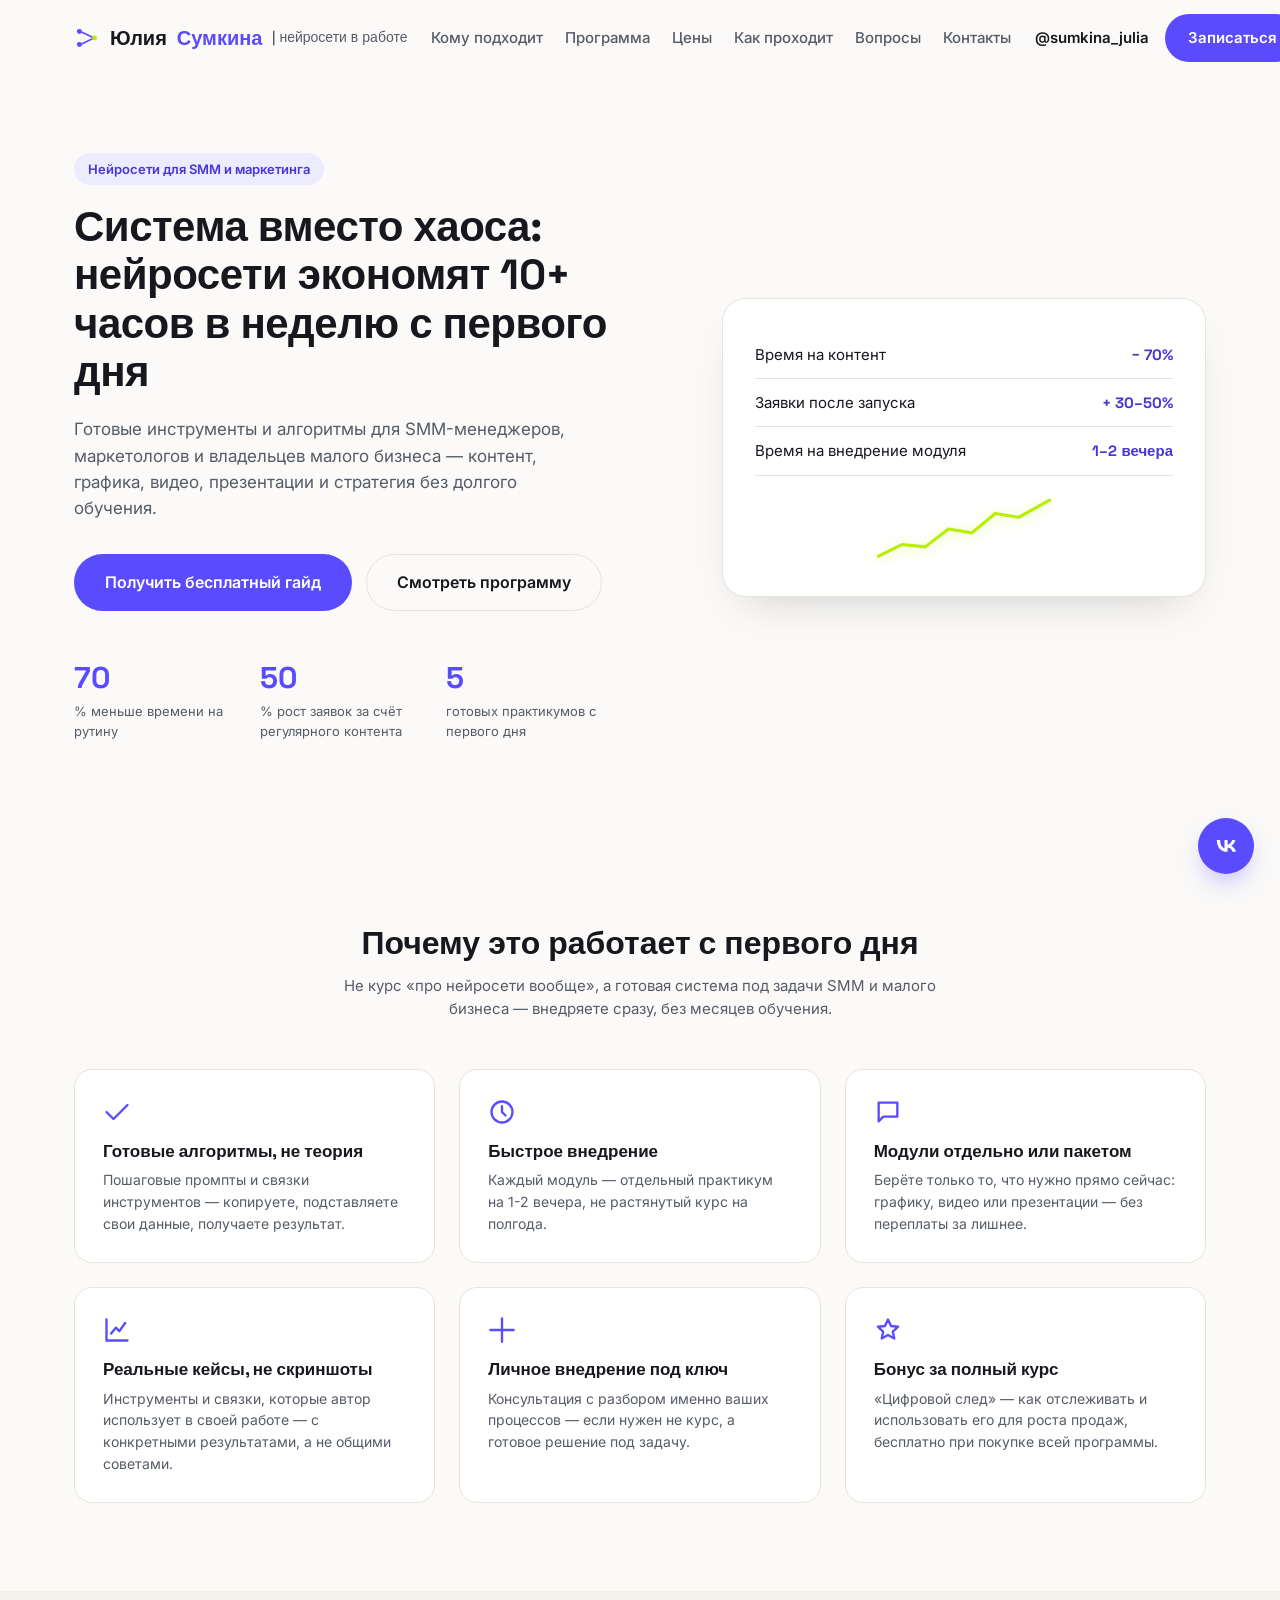
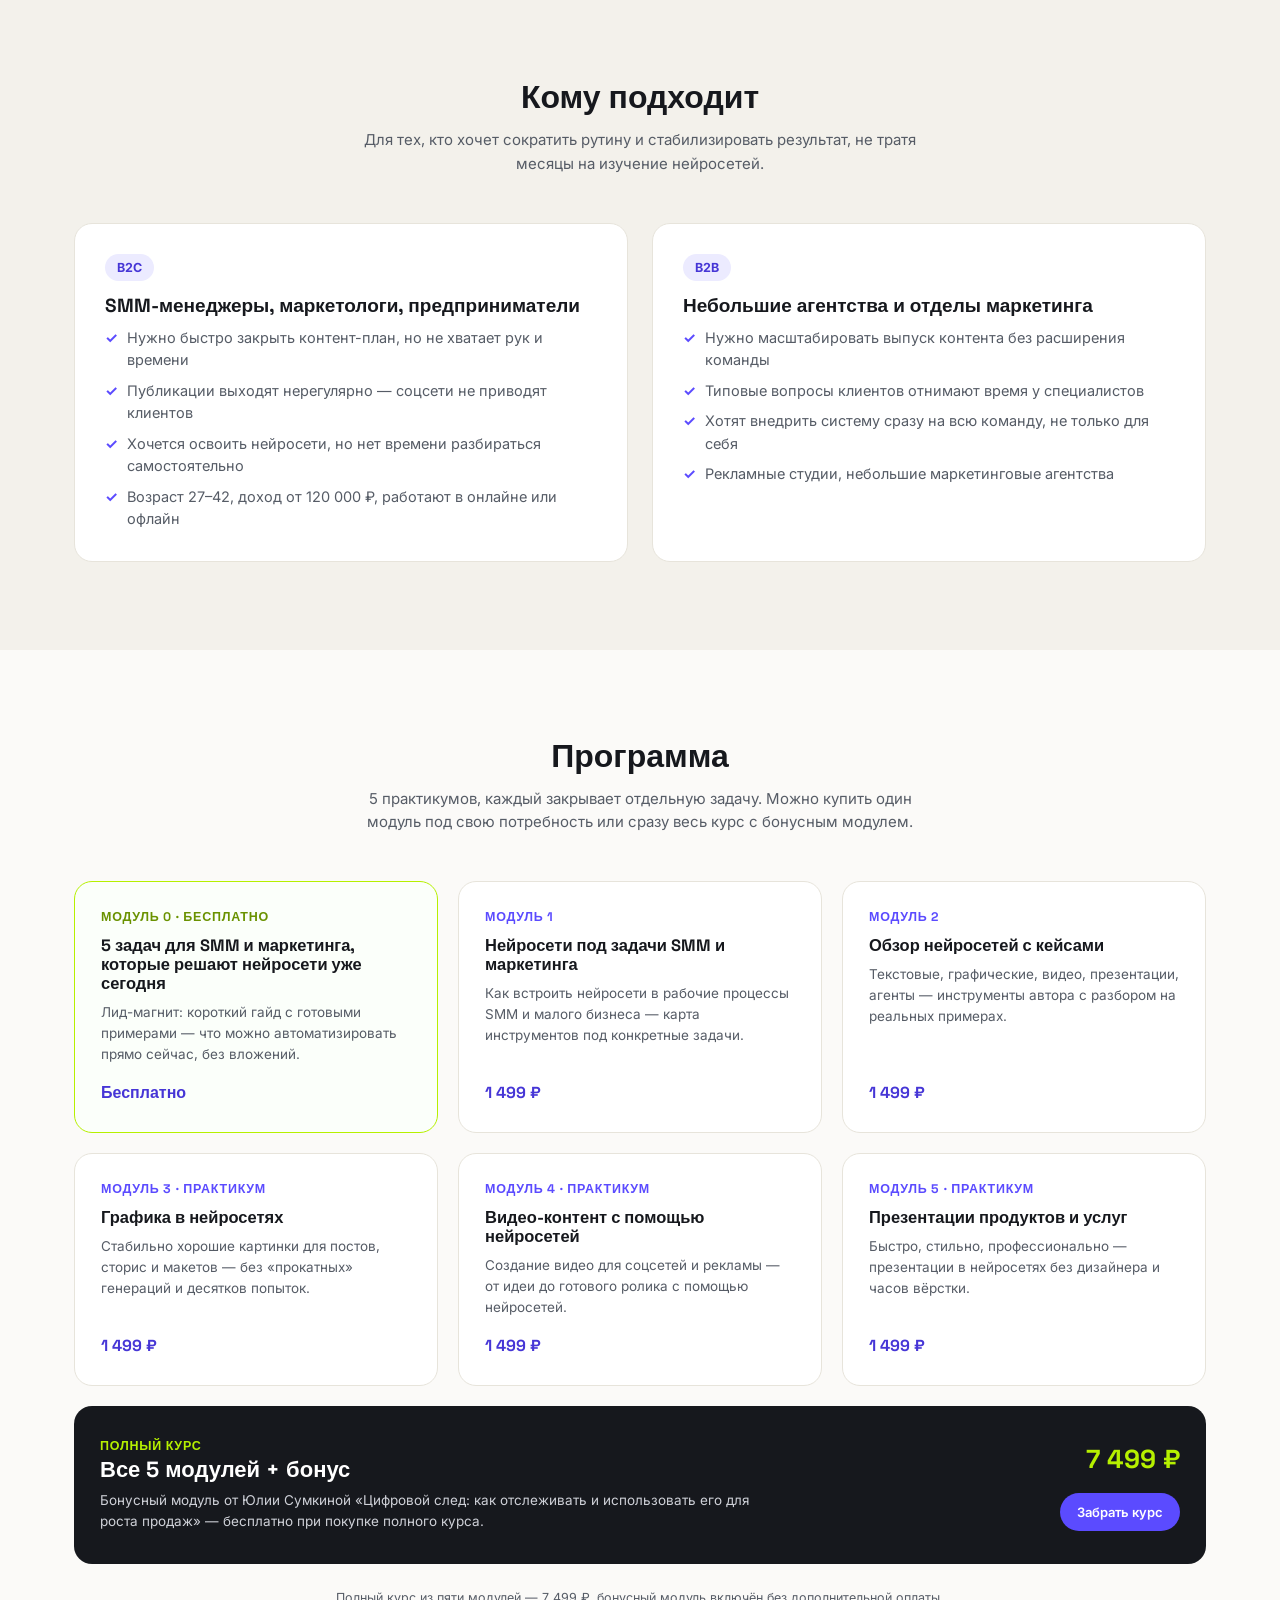
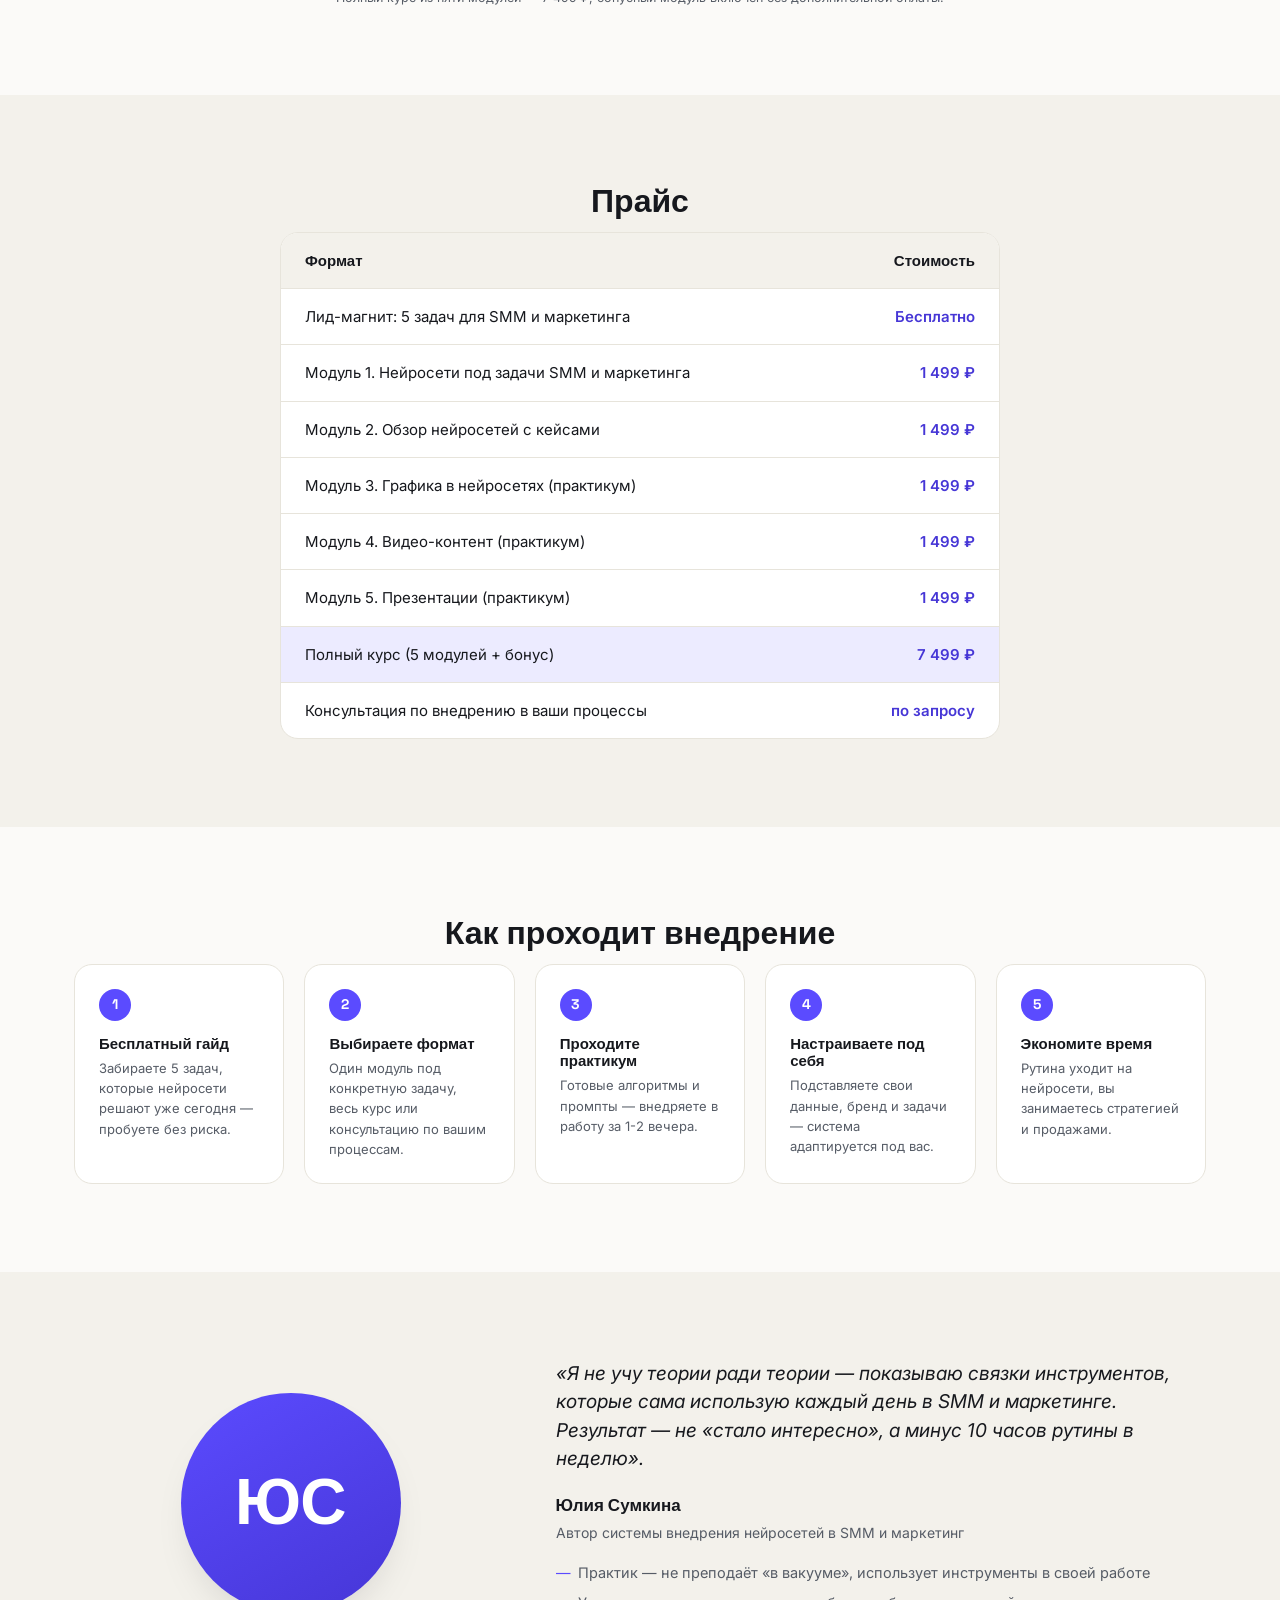
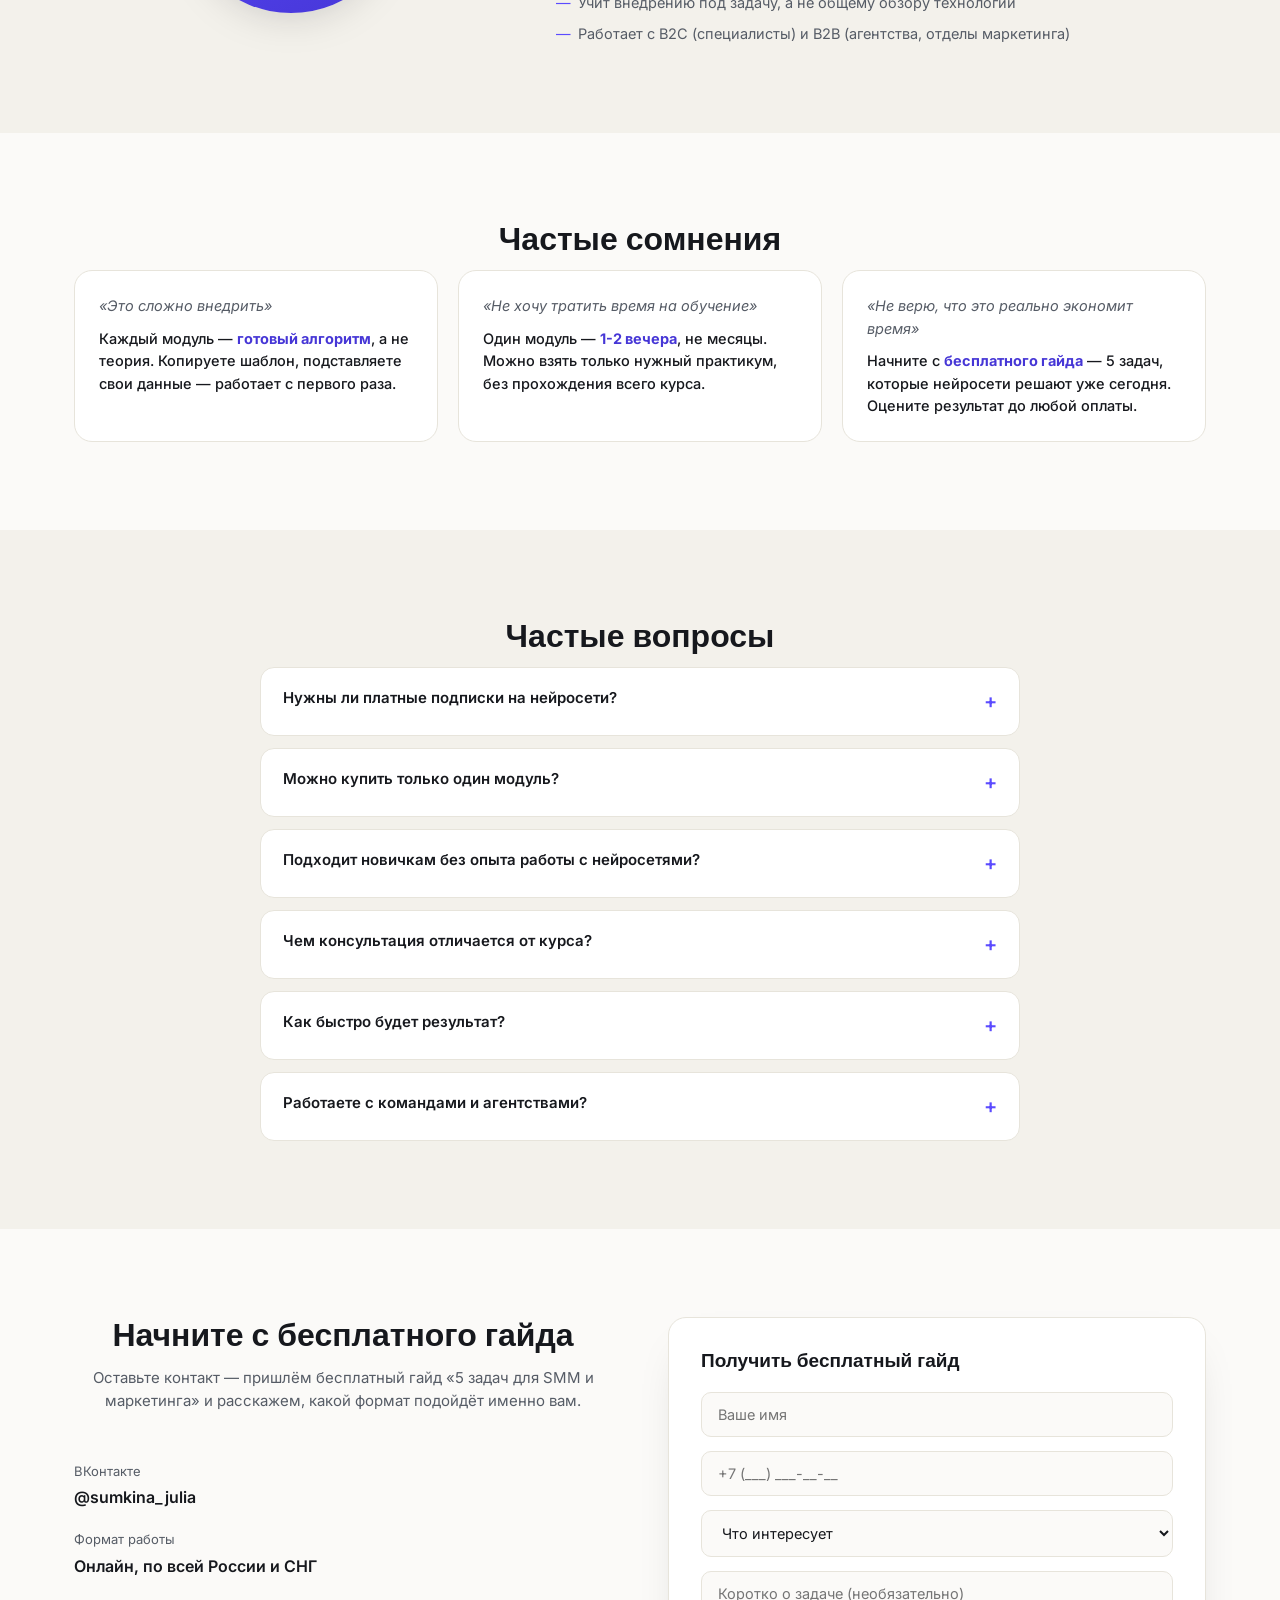
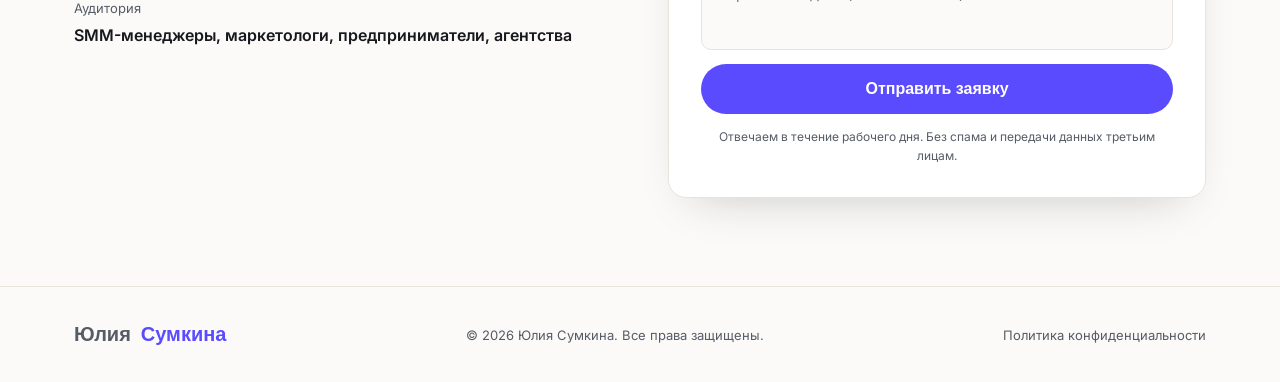
<file: index.html>
<!DOCTYPE html>
<html lang="ru">
<head>
<meta charset="UTF-8">
<meta name="viewport" content="width=device-width, initial-scale=1.0">
<title>Юлия Сумкина — нейросети в работе SMM и маркетинга</title>
<meta name="description" content="Система внедрения нейросетей для SMM-менеджеров, маркетологов и малого бизнеса: экономит 10+ часов в неделю. Курс из 5 модулей + консультации по внедрению.">
<link rel="preconnect" href="https://fonts.googleapis.com">
<link rel="preconnect" href="https://fonts.gstatic.com" crossorigin>
<link href="https://fonts.googleapis.com/css2?family=Inter:wght@400;500;600;700;800&family=Space+Grotesk:wght@500;600;700&display=swap" rel="stylesheet">
<link rel="stylesheet" href="styles.css">
</head>
<body>

<header class="header" id="header">
  <div class="header__inner container">
    <a href="#top" class="logo">
      <svg class="logo__mark" width="26" height="26" viewBox="0 0 24 24" fill="none"><circle cx="5" cy="6" r="2.3" fill="#5b4bff"/><circle cx="5" cy="18" r="2.3" fill="#5b4bff"/><circle cx="19" cy="12" r="2.3" fill="#b6f000"/><path d="M7 6.5L17 11.3M7 17.5L17 12.7" stroke="#5b4bff" stroke-width="1.4"/></svg>
      Юлия <span class="logo__accent">Сумкина</span> <span class="logo__suffix">| нейросети в работе</span>
    </a>
    <nav class="nav" id="nav">
      <a href="#for-whom">Кому подходит</a>
      <a href="#modules">Программа</a>
      <a href="#prices">Цены</a>
      <a href="#process">Как проходит</a>
      <a href="#faq">Вопросы</a>
      <a href="#contacts">Контакты</a>
    </nav>
    <div class="header__actions">
      <a href="https://vk.com/sumkina_julia" target="_blank" rel="noopener" class="header__phone">@sumkina_julia</a>
      <a href="#contacts" class="btn btn--primary">Записаться</a>
      <button class="burger" id="burger" aria-label="Меню">
        <span></span><span></span><span></span>
      </button>
    </div>
  </div>
</header>

<main id="top">

  <!-- HERO -->
  <section class="hero container">
    <div class="hero__text">
      <span class="tag">Нейросети для SMM и маркетинга</span>
      <h1>Система вместо хаоса: нейросети экономят 10+ часов в неделю с первого дня</h1>
      <p class="hero__lead">Готовые инструменты и алгоритмы для SMM-менеджеров, маркетологов и владельцев малого бизнеса — контент, графика, видео, презентации и стратегия без долгого обучения.</p>
      <div class="hero__cta">
        <a href="#contacts" class="btn btn--primary btn--lg">Получить бесплатный гайд</a>
        <a href="#modules" class="btn btn--ghost btn--lg">Смотреть программу</a>
      </div>
      <div class="hero__stats">
        <div class="stat"><span class="stat__num" data-target="70">0</span><span class="stat__label">% меньше времени на рутину</span></div>
        <div class="stat"><span class="stat__num" data-target="50">0</span><span class="stat__label">% рост заявок за счёт регулярного контента</span></div>
        <div class="stat"><span class="stat__num" data-target="5">0</span><span class="stat__label">готовых практикумов с первого дня</span></div>
      </div>
    </div>
    <div class="hero__card">
      <div class="hero__card-inner">
        <div class="hero__card-row"><span>Время на контент</span><strong>− 70%</strong></div>
        <div class="hero__card-row"><span>Заявки после запуска</span><strong>+ 30–50%</strong></div>
        <div class="hero__card-row"><span>Время на внедрение модуля</span><strong>1–2 вечера</strong></div>
        <div class="hero__card-chart" aria-hidden="true">
          <svg viewBox="0 0 220 90" class="chart-svg">
            <polyline points="0,80 30,65 60,68 90,45 120,50 150,25 180,30 220,8" fill="none" stroke-width="4" stroke-linecap="round" stroke-linejoin="round"/>
          </svg>
        </div>
      </div>
    </div>
  </section>

  <!-- ПРЕИМУЩЕСТВА -->
  <section class="section">
    <div class="container">
      <h2 class="section__title">Почему это работает с первого дня</h2>
      <p class="section__sub">Не курс «про нейросети вообще», а готовая система под задачи SMM и малого бизнеса — внедряете сразу, без месяцев обучения.</p>
      <div class="adv-grid">
        <div class="adv">
          <svg width="28" height="28" viewBox="0 0 24 24" fill="none"><path d="M3 12l6 6L21 6" stroke="currentColor" stroke-width="2" stroke-linecap="round" stroke-linejoin="round"/></svg>
          <h3>Готовые алгоритмы, не теория</h3>
          <p>Пошаговые промпты и связки инструментов — копируете, подставляете свои данные, получаете результат.</p>
        </div>
        <div class="adv">
          <svg width="28" height="28" viewBox="0 0 24 24" fill="none"><circle cx="12" cy="12" r="9" stroke="currentColor" stroke-width="2"/><path d="M12 7v5l3 3" stroke="currentColor" stroke-width="2" stroke-linecap="round"/></svg>
          <h3>Быстрое внедрение</h3>
          <p>Каждый модуль — отдельный практикум на 1-2 вечера, не растянутый курс на полгода.</p>
        </div>
        <div class="adv">
          <svg width="28" height="28" viewBox="0 0 24 24" fill="none"><path d="M4 4h16v12H8l-4 4V4z" stroke="currentColor" stroke-width="2" stroke-linejoin="round"/></svg>
          <h3>Модули отдельно или пакетом</h3>
          <p>Берёте только то, что нужно прямо сейчас: графику, видео или презентации — без переплаты за лишнее.</p>
        </div>
        <div class="adv">
          <svg width="28" height="28" viewBox="0 0 24 24" fill="none"><path d="M3 3v18h18" stroke="currentColor" stroke-width="2" stroke-linecap="round"/><path d="M7 15l4-5 3 3 5-7" stroke="currentColor" stroke-width="2" stroke-linecap="round" stroke-linejoin="round"/></svg>
          <h3>Реальные кейсы, не скриншоты</h3>
          <p>Инструменты и связки, которые автор использует в своей работе — с конкретными результатами, а не общими советами.</p>
        </div>
        <div class="adv">
          <svg width="28" height="28" viewBox="0 0 24 24" fill="none"><path d="M12 2v20M2 12h20" stroke="currentColor" stroke-width="2" stroke-linecap="round"/></svg>
          <h3>Личное внедрение под ключ</h3>
          <p>Консультация с разбором именно ваших процессов — если нужен не курс, а готовое решение под задачу.</p>
        </div>
        <div class="adv">
          <svg width="28" height="28" viewBox="0 0 24 24" fill="none"><path d="M12 3l2.6 5.6 6.1.6-4.6 4.1 1.3 6-5.4-3.1-5.4 3.1 1.3-6-4.6-4.1 6.1-.6L12 3z" stroke="currentColor" stroke-width="2" stroke-linejoin="round"/></svg>
          <h3>Бонус за полный курс</h3>
          <p>«Цифровой след» — как отслеживать и использовать его для роста продаж, бесплатно при покупке всей программы.</p>
        </div>
      </div>
    </div>
  </section>

  <!-- ДЛЯ КОГО -->
  <section class="section section--muted" id="for-whom">
    <div class="container">
      <h2 class="section__title">Кому подходит</h2>
      <p class="section__sub">Для тех, кто хочет сократить рутину и стабилизировать результат, не тратя месяцы на изучение нейросетей.</p>
      <div class="for-grid">
        <div class="for-card">
          <span class="for-card__tag">B2C</span>
          <h3>SMM-менеджеры, маркетологи, предприниматели</h3>
          <ul>
            <li>Нужно быстро закрыть контент-план, но не хватает рук и времени</li>
            <li>Публикации выходят нерегулярно — соцсети не приводят клиентов</li>
            <li>Хочется освоить нейросети, но нет времени разбираться самостоятельно</li>
            <li>Возраст 27–42, доход от 120 000 ₽, работают в онлайне или офлайн</li>
          </ul>
        </div>
        <div class="for-card">
          <span class="for-card__tag">B2B</span>
          <h3>Небольшие агентства и отделы маркетинга</h3>
          <ul>
            <li>Нужно масштабировать выпуск контента без расширения команды</li>
            <li>Типовые вопросы клиентов отнимают время у специалистов</li>
            <li>Хотят внедрить систему сразу на всю команду, не только для себя</li>
            <li>Рекламные студии, небольшие маркетинговые агентства</li>
          </ul>
        </div>
      </div>
    </div>
  </section>

  <!-- ПРОГРАММА / МОДУЛИ -->
  <section class="section" id="modules">
    <div class="container">
      <h2 class="section__title">Программа</h2>
      <p class="section__sub">5 практикумов, каждый закрывает отдельную задачу. Можно купить один модуль под свою потребность или сразу весь курс с бонусным модулем.</p>
      <div class="module-grid">
        <div class="module module--free">
          <span class="module__num">Модуль 0 · бесплатно</span>
          <h3>5 задач для SMM и маркетинга, которые решают нейросети уже сегодня</h3>
          <p>Лид-магнит: короткий гайд с готовыми примерами — что можно автоматизировать прямо сейчас, без вложений.</p>
          <span class="module__price">Бесплатно</span>
        </div>
        <div class="module">
          <span class="module__num">Модуль 1</span>
          <h3>Нейросети под задачи SMM и маркетинга</h3>
          <p>Как встроить нейросети в рабочие процессы SMM и малого бизнеса — карта инструментов под конкретные задачи.</p>
          <span class="module__price">1 499 ₽</span>
        </div>
        <div class="module">
          <span class="module__num">Модуль 2</span>
          <h3>Обзор нейросетей с кейсами</h3>
          <p>Текстовые, графические, видео, презентации, агенты — инструменты автора с разбором на реальных примерах.</p>
          <span class="module__price">1 499 ₽</span>
        </div>
        <div class="module">
          <span class="module__num">Модуль 3 · практикум</span>
          <h3>Графика в нейросетях</h3>
          <p>Стабильно хорошие картинки для постов, сторис и макетов — без «прокатных» генераций и десятков попыток.</p>
          <span class="module__price">1 499 ₽</span>
        </div>
        <div class="module">
          <span class="module__num">Модуль 4 · практикум</span>
          <h3>Видео-контент с помощью нейросетей</h3>
          <p>Создание видео для соцсетей и рекламы — от идеи до готового ролика с помощью нейросетей.</p>
          <span class="module__price">1 499 ₽</span>
        </div>
        <div class="module">
          <span class="module__num">Модуль 5 · практикум</span>
          <h3>Презентации продуктов и услуг</h3>
          <p>Быстро, стильно, профессионально — презентации в нейросетях без дизайнера и часов вёрстки.</p>
          <span class="module__price">1 499 ₽</span>
        </div>
        <div class="module module--total">
          <div>
            <span class="module__num">Полный курс</span>
            <h3>Все 5 модулей + бонус</h3>
            <p>Бонусный модуль от Юлии Сумкиной «Цифровой след: как отслеживать и использовать его для роста продаж» — бесплатно при покупке полного курса.</p>
          </div>
          <div class="module__side">
            <span class="module__price">7 499 ₽</span>
            <div style="margin-top:14px"><a href="#contacts" class="btn btn--primary btn--sm">Забрать курс</a></div>
          </div>
        </div>
      </div>
      <p class="note" style="text-align:center;color:var(--text-soft);font-size:12.5px;margin-top:8px">Полный курс из пяти модулей — 7 499 ₽, бонусный модуль включён без дополнительной оплаты.</p>
    </div>
  </section>

  <!-- ПРАЙС -->
  <section class="section section--muted" id="prices">
    <div class="container">
      <h2 class="section__title">Прайс</h2>
      <div class="price-table">
        <div class="price-row price-row--head"><span>Формат</span><span>Стоимость</span></div>
        <div class="price-row"><span>Лид-магнит: 5 задач для SMM и маркетинга</span><span>Бесплатно</span></div>
        <div class="price-row"><span>Модуль 1. Нейросети под задачи SMM и маркетинга</span><span>1 499 ₽</span></div>
        <div class="price-row"><span>Модуль 2. Обзор нейросетей с кейсами</span><span>1 499 ₽</span></div>
        <div class="price-row"><span>Модуль 3. Графика в нейросетях (практикум)</span><span>1 499 ₽</span></div>
        <div class="price-row"><span>Модуль 4. Видео-контент (практикум)</span><span>1 499 ₽</span></div>
        <div class="price-row"><span>Модуль 5. Презентации (практикум)</span><span>1 499 ₽</span></div>
        <div class="price-row price-row--accent"><span>Полный курс (5 модулей + бонус)</span><span>7 499 ₽</span></div>
        <div class="price-row"><span>Консультация по внедрению в ваши процессы</span><span>по запросу</span></div>
      </div>
    </div>
  </section>

  <!-- КАК ПРОХОДИТ -->
  <section class="section" id="process">
    <div class="container">
      <h2 class="section__title">Как проходит внедрение</h2>
      <div class="steps">
        <div class="step"><span class="step__num">1</span><h3>Бесплатный гайд</h3><p>Забираете 5 задач, которые нейросети решают уже сегодня — пробуете без риска.</p></div>
        <div class="step"><span class="step__num">2</span><h3>Выбираете формат</h3><p>Один модуль под конкретную задачу, весь курс или консультацию по вашим процессам.</p></div>
        <div class="step"><span class="step__num">3</span><h3>Проходите практикум</h3><p>Готовые алгоритмы и промпты — внедряете в работу за 1-2 вечера.</p></div>
        <div class="step"><span class="step__num">4</span><h3>Настраиваете под себя</h3><p>Подставляете свои данные, бренд и задачи — система адаптируется под вас.</p></div>
        <div class="step"><span class="step__num">5</span><h3>Экономите время</h3><p>Рутина уходит на нейросети, вы занимаетесь стратегией и продажами.</p></div>
      </div>
    </div>
  </section>

  <!-- ОБ АВТОРЕ -->
  <section class="section section--muted" id="about">
    <div class="container about">
      <div class="about__avatar">ЮС</div>
      <div>
        <p class="about__quote">«Я не учу теории ради теории — показываю связки инструментов, которые сама использую каждый день в SMM и маркетинге. Результат — не «стало интересно», а минус 10 часов рутины в неделю».</p>
        <p class="about__name">Юлия Сумкина</p>
        <p class="about__role">Автор системы внедрения нейросетей в SMM и маркетинг</p>
        <ul class="about__points">
          <li>Практик — не преподаёт «в вакууме», использует инструменты в своей работе</li>
          <li>Учит внедрению под задачу, а не общему обзору технологий</li>
          <li>Работает с B2C (специалисты) и B2B (агентства, отделы маркетинга)</li>
        </ul>
      </div>
    </div>
  </section>

  <!-- ВОЗРАЖЕНИЯ -->
  <section class="section" id="objections">
    <div class="container">
      <h2 class="section__title">Частые сомнения</h2>
      <div class="objections">
        <div class="objection">
          <p class="objection__q">«Это сложно внедрить»</p>
          <p class="objection__a">Каждый модуль — <b>готовый алгоритм</b>, а не теория. Копируете шаблон, подставляете свои данные — работает с первого раза.</p>
        </div>
        <div class="objection">
          <p class="objection__q">«Не хочу тратить время на обучение»</p>
          <p class="objection__a">Один модуль — <b>1-2 вечера</b>, не месяцы. Можно взять только нужный практикум, без прохождения всего курса.</p>
        </div>
        <div class="objection">
          <p class="objection__q">«Не верю, что это реально экономит время»</p>
          <p class="objection__a">Начните с <b>бесплатного гайда</b> — 5 задач, которые нейросети решают уже сегодня. Оцените результат до любой оплаты.</p>
        </div>
      </div>
    </div>
  </section>

  <!-- FAQ -->
  <section class="section section--muted" id="faq">
    <div class="container">
      <h2 class="section__title">Частые вопросы</h2>
      <div class="faq">
        <details class="faq__item">
          <summary>Нужны ли платные подписки на нейросети?</summary>
          <p>В курсе разбираются и бесплатные инструменты, и платные — с рекомендациями, что выбрать под ваш бюджет и задачи.</p>
        </details>
        <details class="faq__item">
          <summary>Можно купить только один модуль?</summary>
          <p>Да, каждый модуль продаётся отдельно за 1 499 ₽. Полный курс из пяти модулей с бонусом — 7 499 ₽.</p>
        </details>
        <details class="faq__item">
          <summary>Подходит новичкам без опыта работы с нейросетями?</summary>
          <p>Да, модули строятся от простого к сложному, всё показано на конкретных примерах и алгоритмах.</p>
        </details>
        <details class="faq__item">
          <summary>Чем консультация отличается от курса?</summary>
          <p>Курс — самостоятельное прохождение практикумов. Консультация — разбор именно ваших процессов и точечное внедрение вместе с автором.</p>
        </details>
        <details class="faq__item">
          <summary>Как быстро будет результат?</summary>
          <p>Первые изменения в рутине заметны сразу после первого практикума — большинство инструментов внедряется за один вечер.</p>
        </details>
        <details class="faq__item">
          <summary>Работаете с командами и агентствами?</summary>
          <p>Да, есть формат внедрения под ключ для отделов маркетинга и небольших агентств — обсуждается на консультации.</p>
        </details>
      </div>
    </div>
  </section>

  <!-- КОНТАКТЫ / ФОРМА -->
  <section class="section" id="contacts">
    <div class="container contacts">
      <div class="contacts__info">
        <h2 class="section__title">Начните с бесплатного гайда</h2>
        <p class="section__sub">Оставьте контакт — пришлём бесплатный гайд «5 задач для SMM и маркетинга» и расскажем, какой формат подойдёт именно вам.</p>
        <div class="contact-card">
          <span>ВКонтакте</span>
          <a href="https://vk.com/sumkina_julia" target="_blank" rel="noopener">@sumkina_julia</a>
        </div>
        <div class="contact-card">
          <span>Формат работы</span>
          <p>Онлайн, по всей России и СНГ</p>
        </div>
        <div class="contact-card">
          <span>Аудитория</span>
          <p>SMM-менеджеры, маркетологи, предприниматели, агентства</p>
        </div>
      </div>
      <form class="form" id="leadForm">
        <h3>Получить бесплатный гайд</h3>
        <input type="text" name="name" placeholder="Ваше имя" required>
        <input type="tel" name="phone" placeholder="+7 (___) ___-__-__" required>
        <select name="interest">
          <option value="">Что интересует</option>
          <option value="Бесплатный гайд">Бесплатный гайд</option>
          <option value="Один модуль">Один модуль</option>
          <option value="Полный курс">Полный курс (7 499 ₽)</option>
          <option value="Консультация по внедрению">Консультация по внедрению</option>
        </select>
        <textarea name="comment" placeholder="Коротко о задаче (необязательно)" rows="3"></textarea>
        <input type="text" name="_gotcha" style="display:none" tabindex="-1" autocomplete="off">
        <button type="submit" class="btn btn--primary btn--lg">Отправить заявку</button>
        <p class="form__note">Отвечаем в течение рабочего дня. Без спама и передачи данных третьим лицам.</p>
      </form>
    </div>
  </section>

</main>

<footer class="footer">
  <div class="container footer__inner">
    <a href="#top" class="logo">Юлия <span class="logo__accent">Сумкина</span></a>
    <p>© <span id="year"></span> Юлия Сумкина. Все права защищены.</p>
    <a href="privacy.html">Политика конфиденциальности</a>
  </div>
</footer>

<a href="https://vk.com/sumkina_julia" class="fab" target="_blank" rel="noopener" aria-label="Написать ВКонтакте">
  <svg width="24" height="24" viewBox="0 0 24 24" fill="none"><path d="M13.2 17.8c-6.5 0-10.2-4.5-10.4-11.9h3.3c.1 5.4 2.5 7.7 4.4 8.2v-8.2h3.1v4.7c1.9-.2 3.9-2.3 4.6-4.7h3.1c-.5 3-2.7 5.1-4.3 5.9 1.6.7 4.1 2.5 5 5.9h-3.4c-.7-2.2-2.5-4-5-4.2v4.2h-.4z" fill="currentColor"/></svg>
</a>

<script src="script.js"></script>
</body>
</html>
</file>
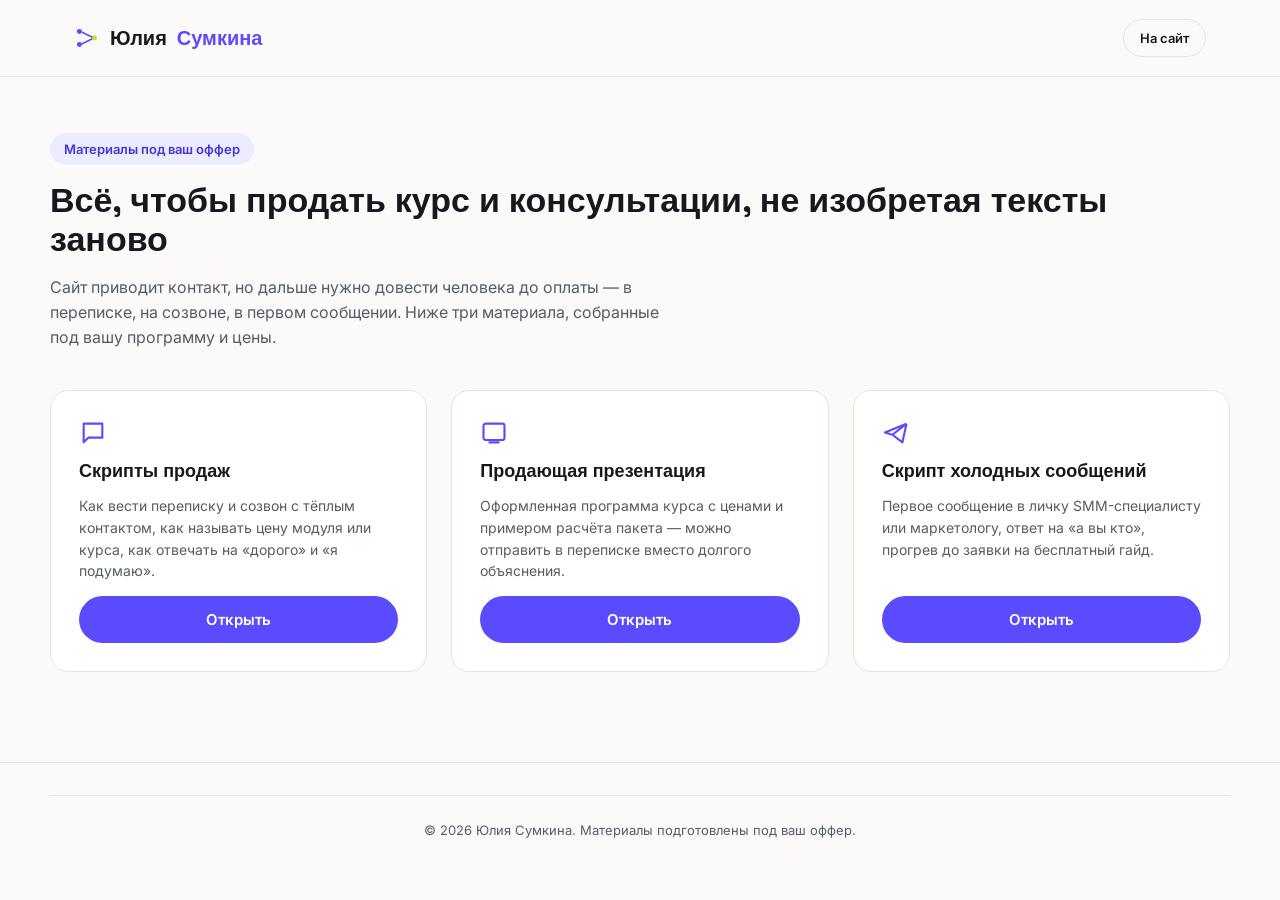
<file: materials.html>
<!DOCTYPE html>
<html lang="ru">
<head>
<meta charset="UTF-8">
<meta name="viewport" content="width=device-width, initial-scale=1.0">
<title>Материалы под ваш оффер — Юлия Сумкина</title>
<link rel="preconnect" href="https://fonts.googleapis.com">
<link rel="preconnect" href="https://fonts.gstatic.com" crossorigin>
<link href="https://fonts.googleapis.com/css2?family=Inter:wght@400;500;600;700;800&family=Space+Grotesk:wght@500;600;700&display=swap" rel="stylesheet">
<link rel="stylesheet" href="styles.css">
</head>
<body>

<header class="doc-header">
  <div class="container doc-bar">
    <a href="index.html" class="logo">
      <svg class="logo__mark" width="26" height="26" viewBox="0 0 24 24" fill="none"><circle cx="5" cy="6" r="2.3" fill="#5b4bff"/><circle cx="5" cy="18" r="2.3" fill="#5b4bff"/><circle cx="19" cy="12" r="2.3" fill="#b6f000"/><path d="M7 6.5L17 11.3M7 17.5L17 12.7" stroke="#5b4bff" stroke-width="1.4"/></svg>
      Юлия <span class="logo__accent">Сумкина</span>
    </a>
    <div class="doc-bar__actions">
      <a href="index.html" class="btn btn--ghost btn--sm">На сайт</a>
    </div>
  </div>
</header>

<main class="container doc-hero">
  <span class="tag">Материалы под ваш оффер</span>
  <h1>Всё, чтобы продать курс и консультации, не изобретая тексты заново</h1>
  <p>Сайт приводит контакт, но дальше нужно довести человека до оплаты — в переписке, на созвоне, в первом сообщении. Ниже три материала, собранные под вашу программу и цены.</p>
</main>

<section class="container doc-section">
  <div class="material-grid">
    <div class="material-card">
      <div class="material-card__icon"><svg width="28" height="28" viewBox="0 0 24 24" fill="none"><path d="M4 4H20V16H8L4 20V4Z" stroke="#5b4bff" stroke-width="1.8" stroke-linejoin="round"/></svg></div>
      <h3>Скрипты продаж</h3>
      <p>Как вести переписку и созвон с тёплым контактом, как называть цену модуля или курса, как отвечать на «дорого» и «я подумаю».</p>
      <a href="scripts.html" class="btn btn--primary btn--block">Открыть</a>
    </div>
    <div class="material-card">
      <div class="material-card__icon"><svg width="28" height="28" viewBox="0 0 24 24" fill="none"><rect x="3" y="4" width="18" height="14" rx="2" stroke="#5b4bff" stroke-width="1.8"/><path d="M8 20H16" stroke="#5b4bff" stroke-width="1.8" stroke-linecap="round"/></svg></div>
      <h3>Продающая презентация</h3>
      <p>Оформленная программа курса с ценами и примером расчёта пакета — можно отправить в переписке вместо долгого объяснения.</p>
      <a href="presentation.html" class="btn btn--primary btn--block">Открыть</a>
    </div>
    <div class="material-card">
      <div class="material-card__icon"><svg width="28" height="28" viewBox="0 0 24 24" fill="none"><path d="M21 4L2.5 11.5L9 13.5M21 4L17.5 20L9 13.5M21 4L9 13.5" stroke="#5b4bff" stroke-width="1.8" stroke-linejoin="round"/></svg></div>
      <h3>Скрипт холодных сообщений</h3>
      <p>Первое сообщение в личку SMM-специалисту или маркетологу, ответ на «а вы кто», прогрев до заявки на бесплатный гайд.</p>
      <a href="outreach.html" class="btn btn--primary btn--block">Открыть</a>
    </div>
  </div>
</section>

<footer class="footer">
  <div class="container footer__bottom">
    <span>© <span id="year"></span> Юлия Сумкина. Материалы подготовлены под ваш оффер.</span>
  </div>
</footer>

<script>document.getElementById('year').textContent = new Date().getFullYear();</script>
</body>
</html>
</file>
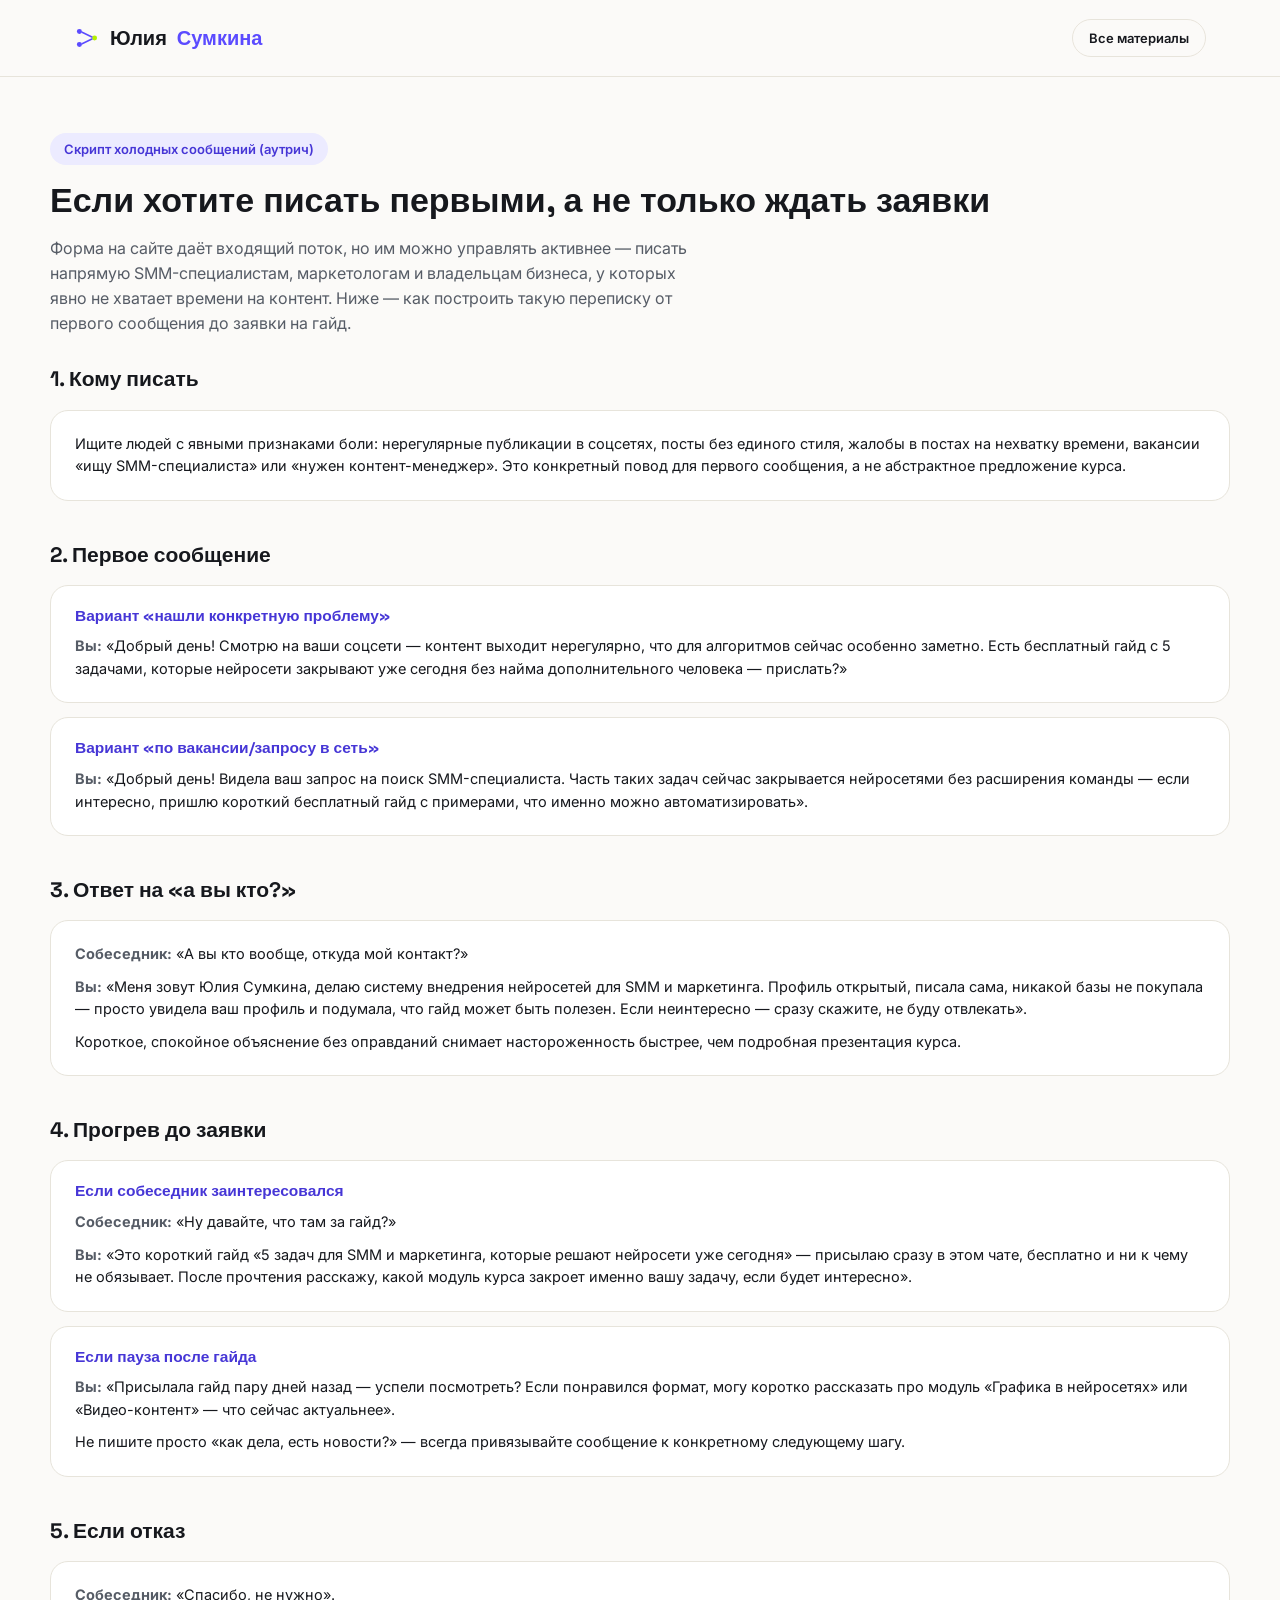
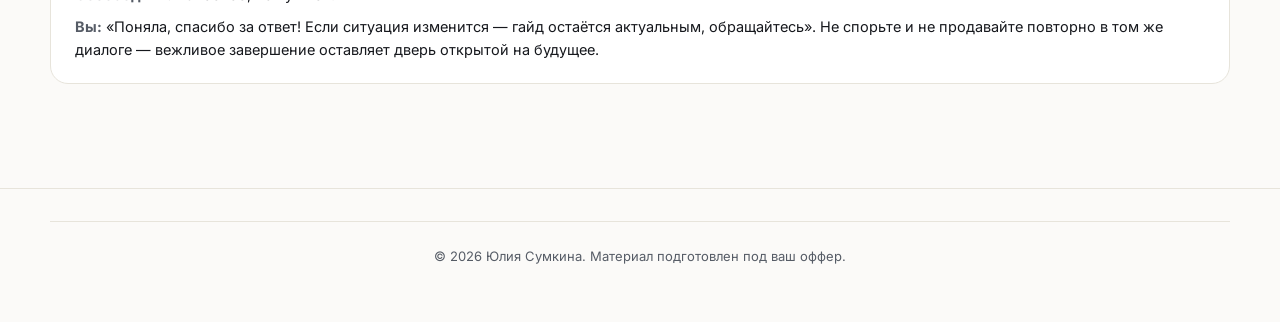
<file: outreach.html>
<!DOCTYPE html>
<html lang="ru">
<head>
<meta charset="UTF-8">
<meta name="viewport" content="width=device-width, initial-scale=1.0">
<title>Скрипт холодных сообщений — Юлия Сумкина</title>
<link rel="preconnect" href="https://fonts.googleapis.com">
<link rel="preconnect" href="https://fonts.gstatic.com" crossorigin>
<link href="https://fonts.googleapis.com/css2?family=Inter:wght@400;500;600;700;800&family=Space+Grotesk:wght@500;600;700&display=swap" rel="stylesheet">
<link rel="stylesheet" href="styles.css">
</head>
<body>

<header class="doc-header">
  <div class="container doc-bar">
    <a href="index.html" class="logo">
      <svg class="logo__mark" width="26" height="26" viewBox="0 0 24 24" fill="none"><circle cx="5" cy="6" r="2.3" fill="#5b4bff"/><circle cx="5" cy="18" r="2.3" fill="#5b4bff"/><circle cx="19" cy="12" r="2.3" fill="#b6f000"/><path d="M7 6.5L17 11.3M7 17.5L17 12.7" stroke="#5b4bff" stroke-width="1.4"/></svg>
      Юлия <span class="logo__accent">Сумкина</span>
    </a>
    <div class="doc-bar__actions">
      <a href="materials.html" class="btn btn--ghost btn--sm">Все материалы</a>
    </div>
  </div>
</header>

<main class="container doc-hero">
  <span class="tag">Скрипт холодных сообщений (аутрич)</span>
  <h1>Если хотите писать первыми, а не только ждать заявки</h1>
  <p>Форма на сайте даёт входящий поток, но им можно управлять активнее — писать напрямую SMM-специалистам, маркетологам и владельцам бизнеса, у которых явно не хватает времени на контент. Ниже — как построить такую переписку от первого сообщения до заявки на гайд.</p>
</main>

<section class="container doc-section">
  <h2>1. Кому писать</h2>
  <div class="script-block">
    <p>Ищите людей с явными признаками боли: нерегулярные публикации в соцсетях, посты без единого стиля, жалобы в постах на нехватку времени, вакансии «ищу SMM-специалиста» или «нужен контент-менеджер». Это конкретный повод для первого сообщения, а не абстрактное предложение курса.</p>
  </div>

  <h2>2. Первое сообщение</h2>
  <div class="script-block">
    <h3>Вариант «нашли конкретную проблему»</h3>
    <p><span class="who">Вы:</span> «Добрый день! Смотрю на ваши соцсети — контент выходит нерегулярно, что для алгоритмов сейчас особенно заметно. Есть бесплатный гайд с 5 задачами, которые нейросети закрывают уже сегодня без найма дополнительного человека — прислать?»</p>
  </div>
  <div class="script-block">
    <h3>Вариант «по вакансии/запросу в сеть»</h3>
    <p><span class="who">Вы:</span> «Добрый день! Видела ваш запрос на поиск SMM-специалиста. Часть таких задач сейчас закрывается нейросетями без расширения команды — если интересно, пришлю короткий бесплатный гайд с примерами, что именно можно автоматизировать».</p>
  </div>

  <h2>3. Ответ на «а вы кто?»</h2>
  <div class="script-block">
    <p><span class="who">Собеседник:</span> «А вы кто вообще, откуда мой контакт?»</p>
    <p><span class="who">Вы:</span> «Меня зовут Юлия Сумкина, делаю систему внедрения нейросетей для SMM и маркетинга. Профиль открытый, писала сама, никакой базы не покупала — просто увидела ваш профиль и подумала, что гайд может быть полезен. Если неинтересно — сразу скажите, не буду отвлекать».</p>
    <p>Короткое, спокойное объяснение без оправданий снимает настороженность быстрее, чем подробная презентация курса.</p>
  </div>

  <h2>4. Прогрев до заявки</h2>
  <div class="script-block">
    <h3>Если собеседник заинтересовался</h3>
    <p><span class="who">Собеседник:</span> «Ну давайте, что там за гайд?»</p>
    <p><span class="who">Вы:</span> «Это короткий гайд «5 задач для SMM и маркетинга, которые решают нейросети уже сегодня» — присылаю сразу в этом чате, бесплатно и ни к чему не обязывает. После прочтения расскажу, какой модуль курса закроет именно вашу задачу, если будет интересно».</p>
  </div>
  <div class="script-block">
    <h3>Если пауза после гайда</h3>
    <p><span class="who">Вы:</span> «Присылала гайд пару дней назад — успели посмотреть? Если понравился формат, могу коротко рассказать про модуль «Графика в нейросетях» или «Видео-контент» — что сейчас актуальнее».</p>
    <p>Не пишите просто «как дела, есть новости?» — всегда привязывайте сообщение к конкретному следующему шагу.</p>
  </div>

  <h2>5. Если отказ</h2>
  <div class="script-block">
    <p><span class="who">Собеседник:</span> «Спасибо, не нужно».</p>
    <p><span class="who">Вы:</span> «Поняла, спасибо за ответ! Если ситуация изменится — гайд остаётся актуальным, обращайтесь». Не спорьте и не продавайте повторно в том же диалоге — вежливое завершение оставляет дверь открытой на будущее.</p>
  </div>
</section>

<footer class="footer">
  <div class="container footer__bottom">
    <span>© <span id="year"></span> Юлия Сумкина. Материал подготовлен под ваш оффер.</span>
  </div>
</footer>

<script>document.getElementById('year').textContent = new Date().getFullYear();</script>
</body>
</html>
</file>
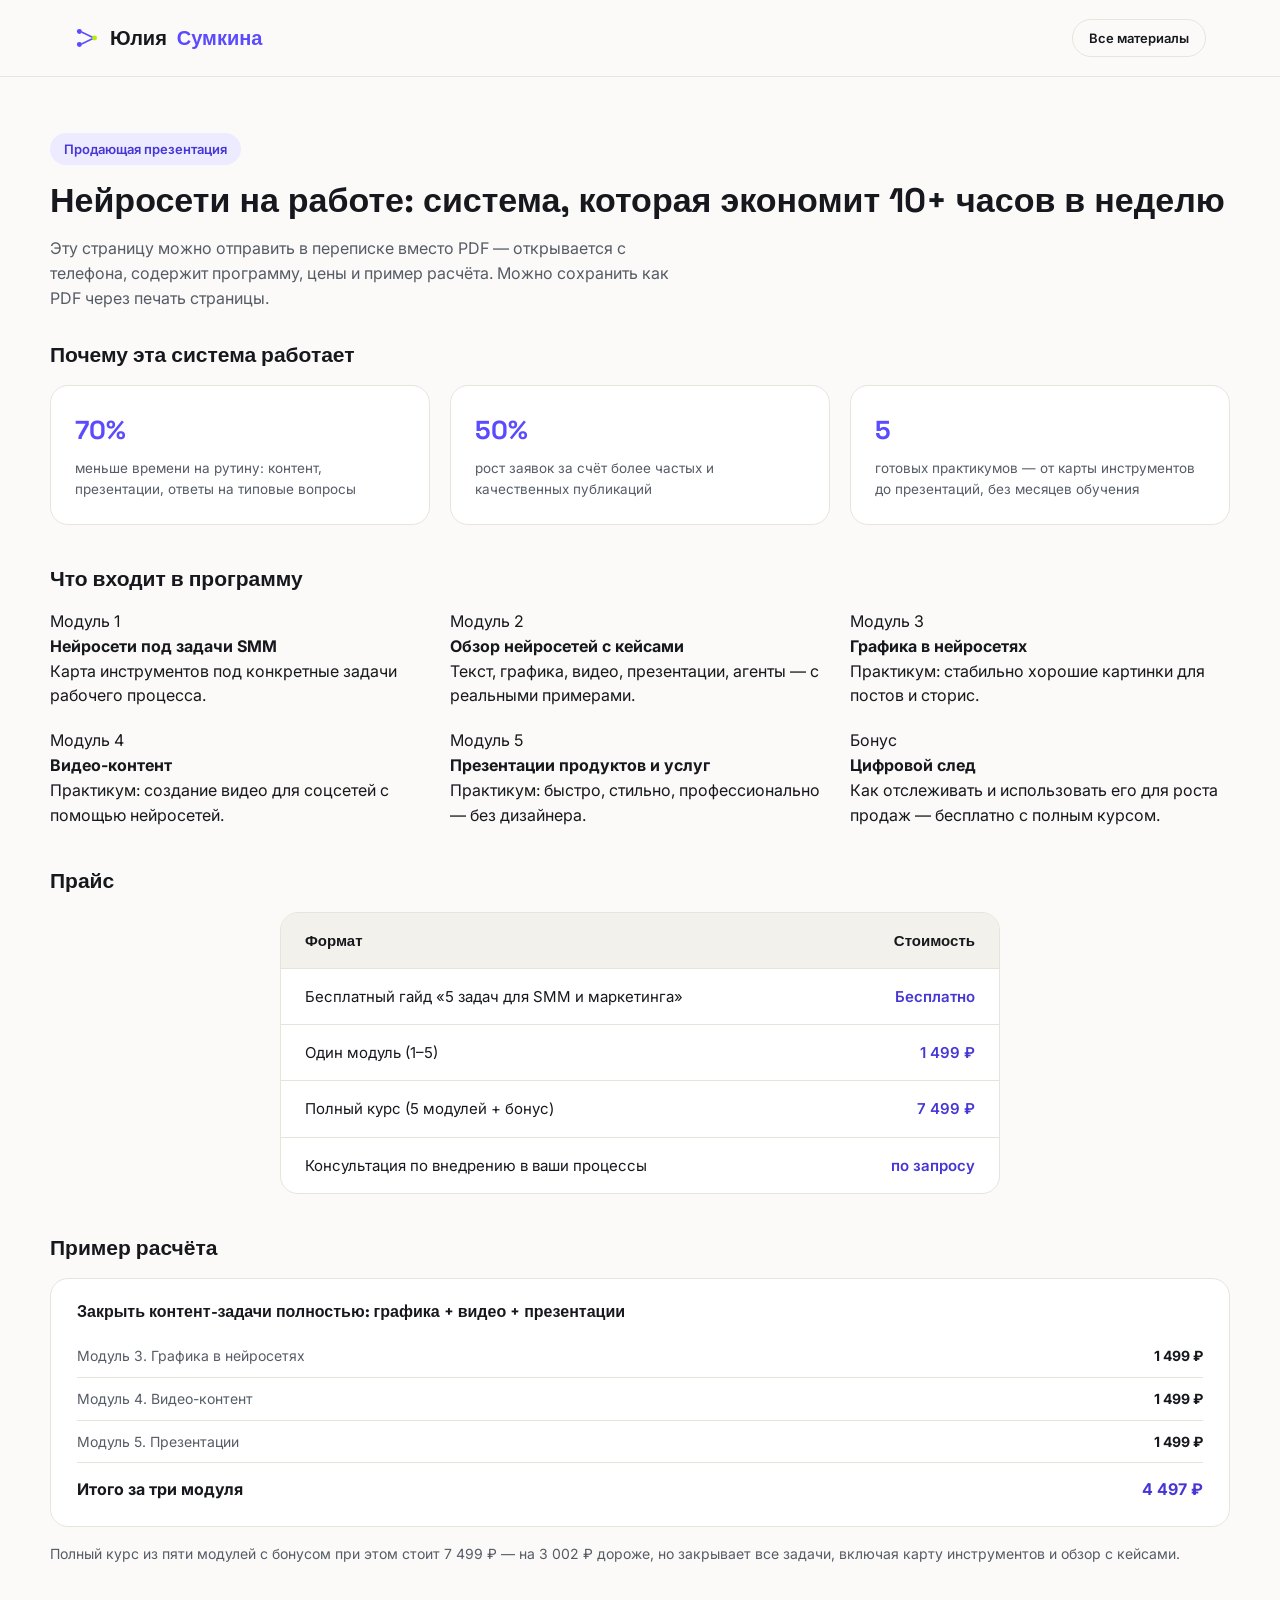
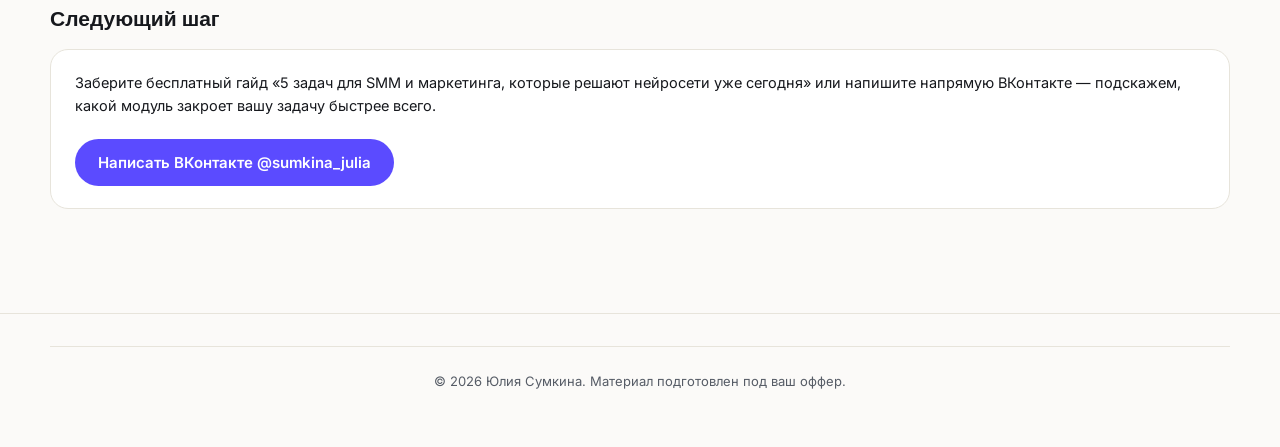
<file: presentation.html>
<!DOCTYPE html>
<html lang="ru">
<head>
<meta charset="UTF-8">
<meta name="viewport" content="width=device-width, initial-scale=1.0">
<title>Презентация курса — Юлия Сумкина</title>
<link rel="preconnect" href="https://fonts.googleapis.com">
<link rel="preconnect" href="https://fonts.gstatic.com" crossorigin>
<link href="https://fonts.googleapis.com/css2?family=Inter:wght@400;500;600;700;800&family=Space+Grotesk:wght@500;600;700&display=swap" rel="stylesheet">
<link rel="stylesheet" href="styles.css">
</head>
<body>

<header class="doc-header">
  <div class="container doc-bar">
    <a href="index.html" class="logo">
      <svg class="logo__mark" width="26" height="26" viewBox="0 0 24 24" fill="none"><circle cx="5" cy="6" r="2.3" fill="#5b4bff"/><circle cx="5" cy="18" r="2.3" fill="#5b4bff"/><circle cx="19" cy="12" r="2.3" fill="#b6f000"/><path d="M7 6.5L17 11.3M7 17.5L17 12.7" stroke="#5b4bff" stroke-width="1.4"/></svg>
      Юлия <span class="logo__accent">Сумкина</span>
    </a>
    <div class="doc-bar__actions">
      <a href="materials.html" class="btn btn--ghost btn--sm">Все материалы</a>
    </div>
  </div>
</header>

<main class="container doc-hero">
  <span class="tag">Продающая презентация</span>
  <h1>Нейросети на работе: система, которая экономит 10+ часов в неделю</h1>
  <p>Эту страницу можно отправить в переписке вместо PDF — открывается с телефона, содержит программу, цены и пример расчёта. Можно сохранить как PDF через печать страницы.</p>
</main>

<section class="container doc-section">
  <h2>Почему эта система работает</h2>
  <div class="usp-grid">
    <div class="usp"><span class="usp__num">70%</span><p>меньше времени на рутину: контент, презентации, ответы на типовые вопросы</p></div>
    <div class="usp"><span class="usp__num">50%</span><p>рост заявок за счёт более частых и качественных публикаций</p></div>
    <div class="usp"><span class="usp__num">5</span><p>готовых практикумов — от карты инструментов до презентаций, без месяцев обучения</p></div>
  </div>

  <h2>Что входит в программу</h2>
  <div class="grid grid--3">
    <div class="service"><span class="service__price">Модуль 1</span><h4>Нейросети под задачи SMM</h4><p>Карта инструментов под конкретные задачи рабочего процесса.</p></div>
    <div class="service"><span class="service__price">Модуль 2</span><h4>Обзор нейросетей с кейсами</h4><p>Текст, графика, видео, презентации, агенты — с реальными примерами.</p></div>
    <div class="service"><span class="service__price">Модуль 3</span><h4>Графика в нейросетях</h4><p>Практикум: стабильно хорошие картинки для постов и сторис.</p></div>
    <div class="service"><span class="service__price">Модуль 4</span><h4>Видео-контент</h4><p>Практикум: создание видео для соцсетей с помощью нейросетей.</p></div>
    <div class="service"><span class="service__price">Модуль 5</span><h4>Презентации продуктов и услуг</h4><p>Практикум: быстро, стильно, профессионально — без дизайнера.</p></div>
    <div class="service"><span class="service__price">Бонус</span><h4>Цифровой след</h4><p>Как отслеживать и использовать его для роста продаж — бесплатно с полным курсом.</p></div>
  </div>

  <h2>Прайс</h2>
  <div class="price-table">
    <div class="price-row price-row--head"><span>Формат</span><span>Стоимость</span></div>
    <div class="price-row"><span>Бесплатный гайд «5 задач для SMM и маркетинга»</span><span class="ok">Бесплатно</span></div>
    <div class="price-row"><span>Один модуль (1–5)</span><span>1 499 ₽</span></div>
    <div class="price-row"><span>Полный курс (5 модулей + бонус)</span><span>7 499 ₽</span></div>
    <div class="price-row"><span>Консультация по внедрению в ваши процессы</span><span>по запросу</span></div>
  </div>

  <h2>Пример расчёта</h2>
  <div class="calc-box">
    <h3>Закрыть контент-задачи полностью: графика + видео + презентации</h3>
    <div class="calc-row"><span>Модуль 3. Графика в нейросетях</span><b>1 499 ₽</b></div>
    <div class="calc-row"><span>Модуль 4. Видео-контент</span><b>1 499 ₽</b></div>
    <div class="calc-row"><span>Модуль 5. Презентации</span><b>1 499 ₽</b></div>
    <div class="calc-total"><span>Итого за три модуля</span><b>4 497 ₽</b></div>
  </div>
  <p style="color:var(--text-soft); font-size:14px; margin-bottom:40px;">Полный курс из пяти модулей с бонусом при этом стоит 7 499 ₽ — на 3 002 ₽ дороже, но закрывает все задачи, включая карту инструментов и обзор с кейсами.</p>

  <h2>Следующий шаг</h2>
  <div class="script-block">
    <p>Заберите бесплатный гайд «5 задач для SMM и маркетинга, которые решают нейросети уже сегодня» или напишите напрямую ВКонтакте — подскажем, какой модуль закроет вашу задачу быстрее всего.</p>
    <a href="https://vk.com/sumkina_julia" target="_blank" rel="noopener" class="btn btn--primary" style="margin-top:12px;">Написать ВКонтакте @sumkina_julia</a>
  </div>
</section>

<footer class="footer">
  <div class="container footer__bottom">
    <span>© <span id="year"></span> Юлия Сумкина. Материал подготовлен под ваш оффер.</span>
  </div>
</footer>

<script>document.getElementById('year').textContent = new Date().getFullYear();</script>
</body>
</html>
</file>
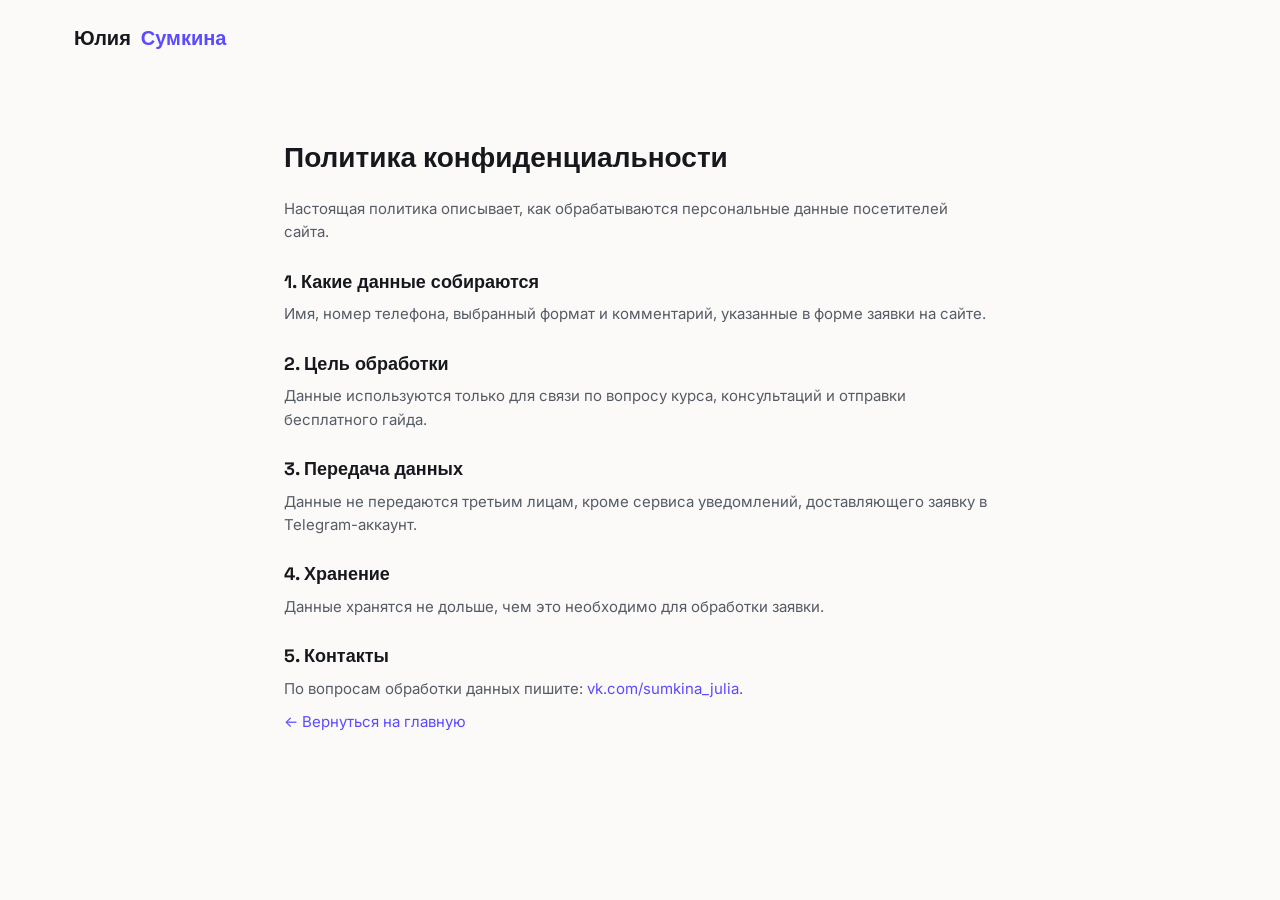
<file: privacy.html>
<!DOCTYPE html>
<html lang="ru">
<head>
<meta charset="UTF-8">
<meta name="viewport" content="width=device-width, initial-scale=1.0">
<title>Политика конфиденциальности — Юлия Сумкина</title>
<link href="https://fonts.googleapis.com/css2?family=Inter:wght@400;500;600;700&family=Space+Grotesk:wght@600;700&display=swap" rel="stylesheet">
<link rel="stylesheet" href="styles.css">
<style>
  .policy { max-width: 760px; margin: 0 auto; padding: 64px 24px 96px; }
  .policy h1 { font-size: 28px; margin-bottom: 24px; }
  .policy h2 { font-size: 18px; margin: 28px 0 10px; }
  .policy p, .policy li { color: var(--text-soft); font-size: 15px; margin-bottom: 10px; }
  .policy a { color: var(--accent); }
</style>
</head>
<body>
<header class="header">
  <div class="header__inner container">
    <a href="index.html" class="logo">Юлия <span class="logo__accent">Сумкина</span></a>
  </div>
</header>
<main class="policy">
  <h1>Политика конфиденциальности</h1>
  <p>Настоящая политика описывает, как обрабатываются персональные данные посетителей сайта.</p>

  <h2>1. Какие данные собираются</h2>
  <p>Имя, номер телефона, выбранный формат и комментарий, указанные в форме заявки на сайте.</p>

  <h2>2. Цель обработки</h2>
  <p>Данные используются только для связи по вопросу курса, консультаций и отправки бесплатного гайда.</p>

  <h2>3. Передача данных</h2>
  <p>Данные не передаются третьим лицам, кроме сервиса уведомлений, доставляющего заявку в Telegram-аккаунт.</p>

  <h2>4. Хранение</h2>
  <p>Данные хранятся не дольше, чем это необходимо для обработки заявки.</p>

  <h2>5. Контакты</h2>
  <p>По вопросам обработки данных пишите: <a href="https://vk.com/sumkina_julia" target="_blank" rel="noopener">vk.com/sumkina_julia</a>.</p>

  <p><a href="index.html">← Вернуться на главную</a></p>
</main>
</body>
</html>
</file>
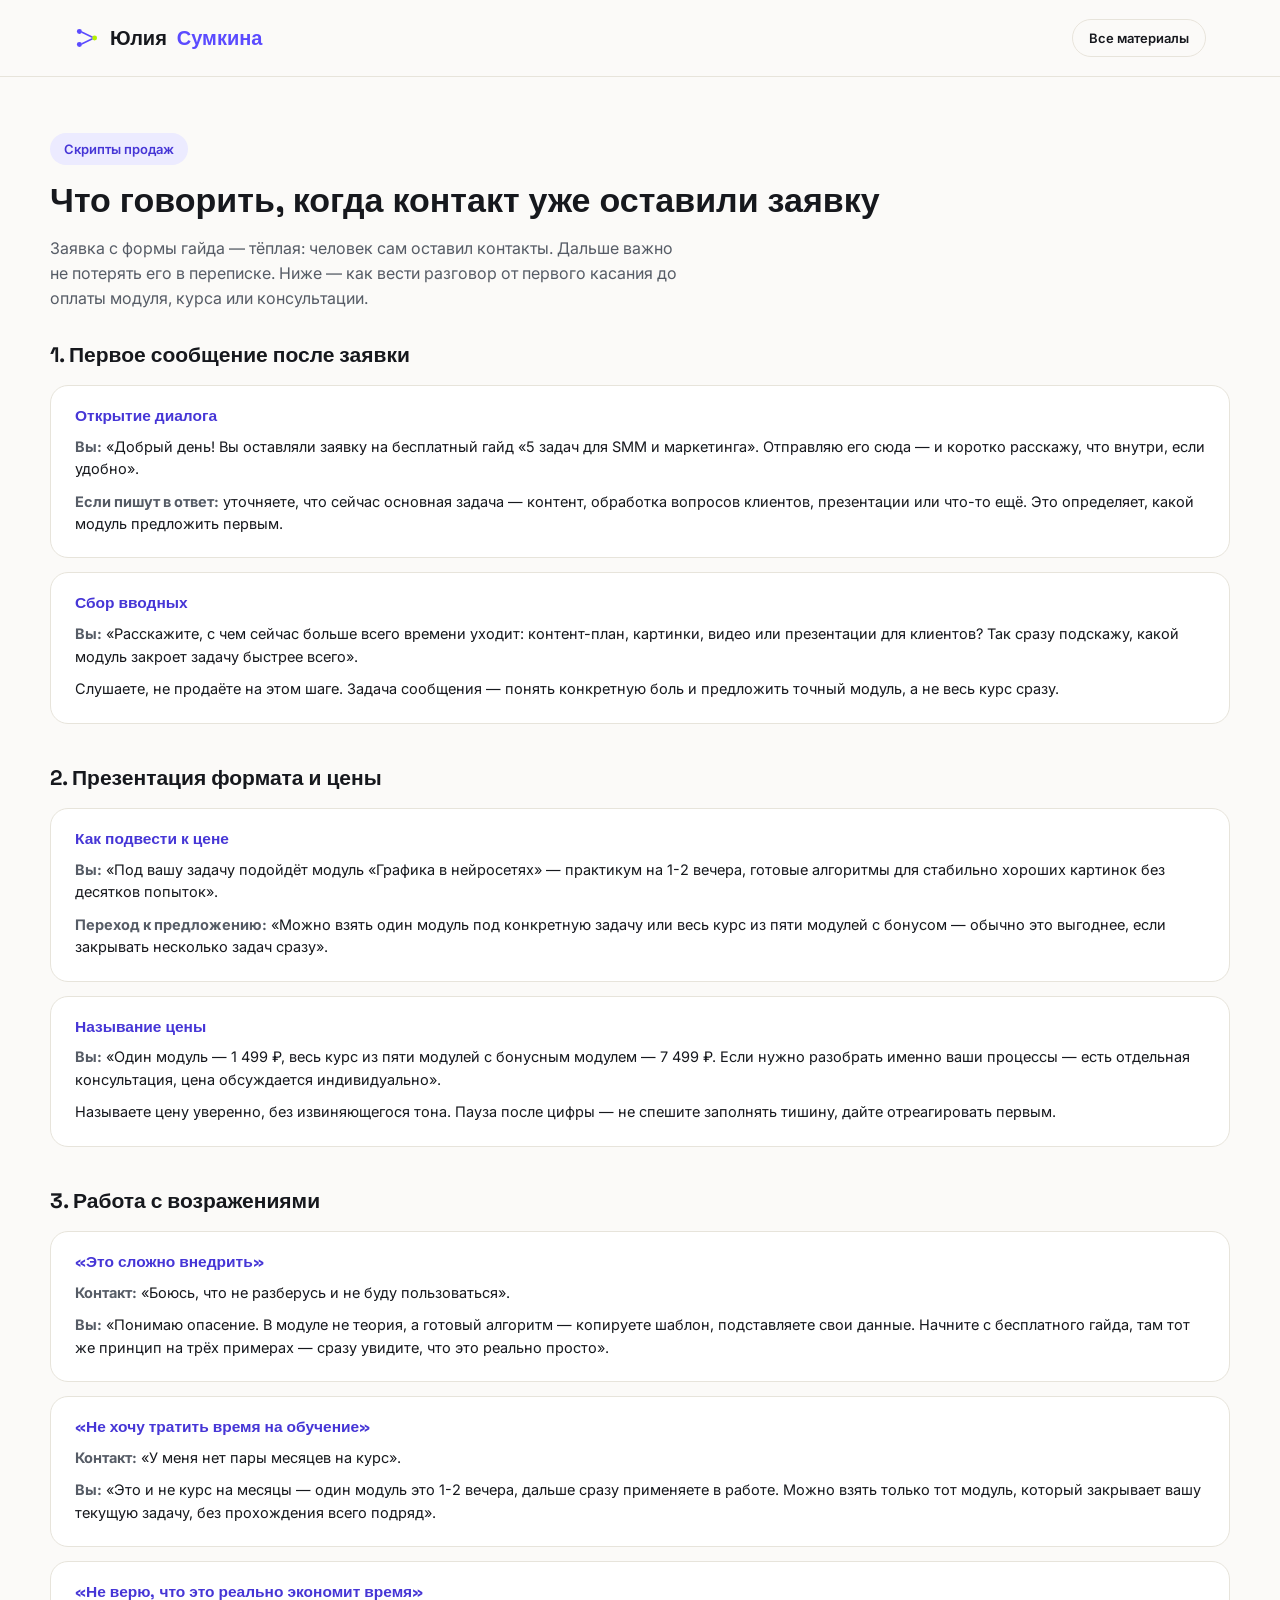
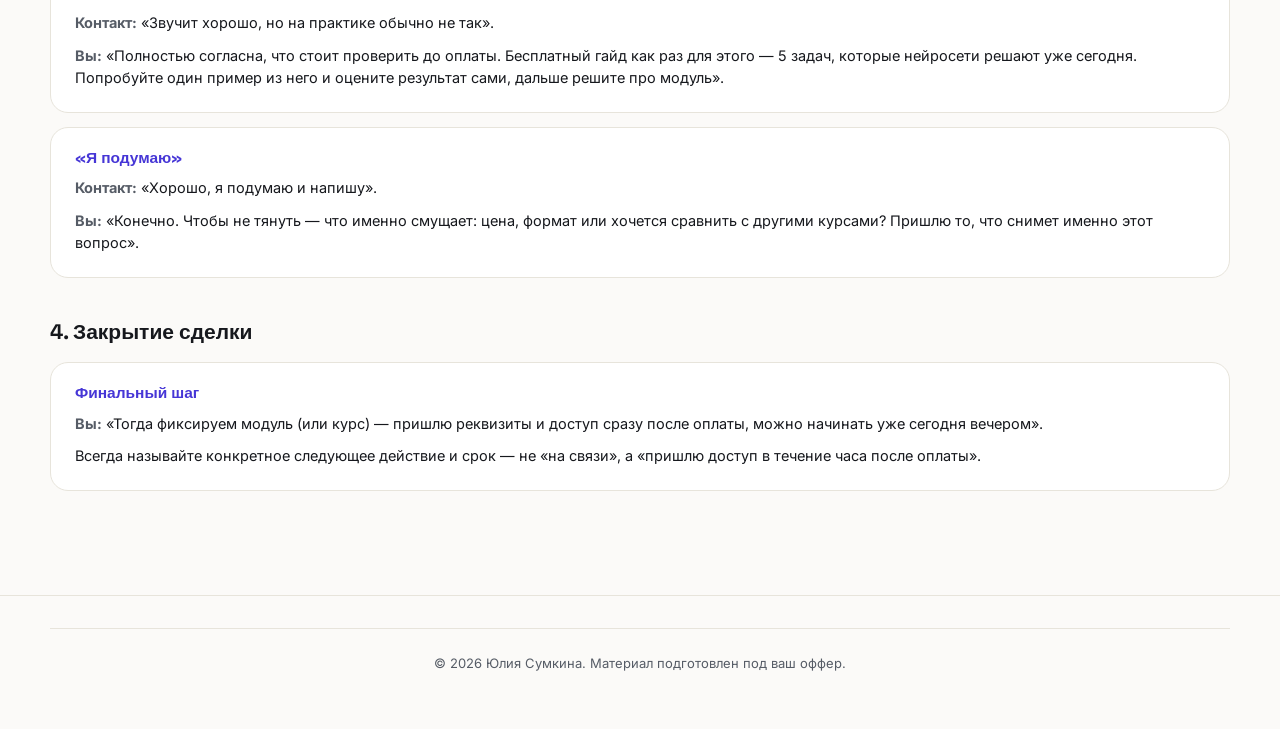
<file: scripts.html>
<!DOCTYPE html>
<html lang="ru">
<head>
<meta charset="UTF-8">
<meta name="viewport" content="width=device-width, initial-scale=1.0">
<title>Скрипты продаж — Юлия Сумкина</title>
<link rel="preconnect" href="https://fonts.googleapis.com">
<link rel="preconnect" href="https://fonts.gstatic.com" crossorigin>
<link href="https://fonts.googleapis.com/css2?family=Inter:wght@400;500;600;700;800&family=Space+Grotesk:wght@500;600;700&display=swap" rel="stylesheet">
<link rel="stylesheet" href="styles.css">
</head>
<body>

<header class="doc-header">
  <div class="container doc-bar">
    <a href="index.html" class="logo">
      <svg class="logo__mark" width="26" height="26" viewBox="0 0 24 24" fill="none"><circle cx="5" cy="6" r="2.3" fill="#5b4bff"/><circle cx="5" cy="18" r="2.3" fill="#5b4bff"/><circle cx="19" cy="12" r="2.3" fill="#b6f000"/><path d="M7 6.5L17 11.3M7 17.5L17 12.7" stroke="#5b4bff" stroke-width="1.4"/></svg>
      Юлия <span class="logo__accent">Сумкина</span>
    </a>
    <div class="doc-bar__actions">
      <a href="materials.html" class="btn btn--ghost btn--sm">Все материалы</a>
    </div>
  </div>
</header>

<main class="container doc-hero">
  <span class="tag">Скрипты продаж</span>
  <h1>Что говорить, когда контакт уже оставили заявку</h1>
  <p>Заявка с формы гайда — тёплая: человек сам оставил контакты. Дальше важно не потерять его в переписке. Ниже — как вести разговор от первого касания до оплаты модуля, курса или консультации.</p>
</main>

<section class="container doc-section">
  <h2>1. Первое сообщение после заявки</h2>
  <div class="script-block">
    <h3>Открытие диалога</h3>
    <p><span class="who">Вы:</span> «Добрый день! Вы оставляли заявку на бесплатный гайд «5 задач для SMM и маркетинга». Отправляю его сюда — и коротко расскажу, что внутри, если удобно».</p>
    <p><span class="who">Если пишут в ответ:</span> уточняете, что сейчас основная задача — контент, обработка вопросов клиентов, презентации или что-то ещё. Это определяет, какой модуль предложить первым.</p>
  </div>
  <div class="script-block">
    <h3>Сбор вводных</h3>
    <p><span class="who">Вы:</span> «Расскажите, с чем сейчас больше всего времени уходит: контент-план, картинки, видео или презентации для клиентов? Так сразу подскажу, какой модуль закроет задачу быстрее всего».</p>
    <p>Слушаете, не продаёте на этом шаге. Задача сообщения — понять конкретную боль и предложить точный модуль, а не весь курс сразу.</p>
  </div>

  <h2>2. Презентация формата и цены</h2>
  <div class="script-block">
    <h3>Как подвести к цене</h3>
    <p><span class="who">Вы:</span> «Под вашу задачу подойдёт модуль «Графика в нейросетях» — практикум на 1-2 вечера, готовые алгоритмы для стабильно хороших картинок без десятков попыток».</p>
    <p><span class="who">Переход к предложению:</span> «Можно взять один модуль под конкретную задачу или весь курс из пяти модулей с бонусом — обычно это выгоднее, если закрывать несколько задач сразу».</p>
  </div>
  <div class="script-block">
    <h3>Называние цены</h3>
    <p><span class="who">Вы:</span> «Один модуль — 1 499 ₽, весь курс из пяти модулей с бонусным модулем — 7 499 ₽. Если нужно разобрать именно ваши процессы — есть отдельная консультация, цена обсуждается индивидуально».</p>
    <p>Называете цену уверенно, без извиняющегося тона. Пауза после цифры — не спешите заполнять тишину, дайте отреагировать первым.</p>
  </div>

  <h2>3. Работа с возражениями</h2>
  <div class="script-block">
    <h3>«Это сложно внедрить»</h3>
    <p><span class="who">Контакт:</span> «Боюсь, что не разберусь и не буду пользоваться».</p>
    <p><span class="who">Вы:</span> «Понимаю опасение. В модуле не теория, а готовый алгоритм — копируете шаблон, подставляете свои данные. Начните с бесплатного гайда, там тот же принцип на трёх примерах — сразу увидите, что это реально просто».</p>
  </div>
  <div class="script-block">
    <h3>«Не хочу тратить время на обучение»</h3>
    <p><span class="who">Контакт:</span> «У меня нет пары месяцев на курс».</p>
    <p><span class="who">Вы:</span> «Это и не курс на месяцы — один модуль это 1-2 вечера, дальше сразу применяете в работе. Можно взять только тот модуль, который закрывает вашу текущую задачу, без прохождения всего подряд».</p>
  </div>
  <div class="script-block">
    <h3>«Не верю, что это реально экономит время»</h3>
    <p><span class="who">Контакт:</span> «Звучит хорошо, но на практике обычно не так».</p>
    <p><span class="who">Вы:</span> «Полностью согласна, что стоит проверить до оплаты. Бесплатный гайд как раз для этого — 5 задач, которые нейросети решают уже сегодня. Попробуйте один пример из него и оцените результат сами, дальше решите про модуль».</p>
  </div>
  <div class="script-block">
    <h3>«Я подумаю»</h3>
    <p><span class="who">Контакт:</span> «Хорошо, я подумаю и напишу».</p>
    <p><span class="who">Вы:</span> «Конечно. Чтобы не тянуть — что именно смущает: цена, формат или хочется сравнить с другими курсами? Пришлю то, что снимет именно этот вопрос».</p>
  </div>

  <h2>4. Закрытие сделки</h2>
  <div class="script-block">
    <h3>Финальный шаг</h3>
    <p><span class="who">Вы:</span> «Тогда фиксируем модуль (или курс) — пришлю реквизиты и доступ сразу после оплаты, можно начинать уже сегодня вечером».</p>
    <p>Всегда называйте конкретное следующее действие и срок — не «на связи», а «пришлю доступ в течение часа после оплаты».</p>
  </div>
</section>

<footer class="footer">
  <div class="container footer__bottom">
    <span>© <span id="year"></span> Юлия Сумкина. Материал подготовлен под ваш оффер.</span>
  </div>
</footer>

<script>document.getElementById('year').textContent = new Date().getFullYear();</script>
</body>
</html>
</file>
<file: styles.css>
:root {
  --bg: #fbfaf8;
  --bg-muted: #f3f1eb;
  --surface: #ffffff;
  --text: #16181d;
  --text-soft: #565c66;
  --accent: #5b4bff;
  --accent-dark: #4636d6;
  --accent-soft: #ecebff;
  --lime: #b6f000;
  --border: #e7e4db;
  --radius: 18px;
  --shadow: 0 20px 45px -25px rgba(22, 24, 29, 0.25);
  --font-head: 'Space Grotesk', sans-serif;
  --font-body: 'Inter', sans-serif;
}

* { box-sizing: border-box; margin: 0; padding: 0; }

html { scroll-behavior: smooth; }

body {
  font-family: var(--font-body);
  background: var(--bg);
  color: var(--text);
  line-height: 1.55;
  -webkit-font-smoothing: antialiased;
}

h1, h2, h3 { font-family: var(--font-head); line-height: 1.15; color: var(--text); }

a { color: inherit; text-decoration: none; }

.container { max-width: 1180px; margin: 0 auto; padding: 0 24px; }

img, svg { display: block; max-width: 100%; }

/* ===== HEADER ===== */
.header {
  position: sticky; top: 0; z-index: 100;
  background: rgba(251, 250, 248, 0.9);
  backdrop-filter: blur(10px);
  border-bottom: 1px solid transparent;
  transition: border-color .2s ease, box-shadow .2s ease;
}
.header.scrolled { border-color: var(--border); box-shadow: 0 8px 24px -20px rgba(0,0,0,0.35); }
.header__inner {
  display: flex; align-items: center; justify-content: space-between;
  gap: 24px; min-width: 0; height: 76px;
}
.logo { display: flex; align-items: center; gap: 10px; font-family: var(--font-head); font-weight: 700; font-size: 20px; flex-shrink: 0; }
.logo__mark { flex-shrink: 0; }
.logo__accent { color: var(--accent); }
.logo__suffix { color: var(--text-soft); font-weight: 500; font-size: 14px; }
.nav { display: flex; gap: 22px; }
.nav a { font-size: 15px; font-weight: 500; color: var(--text-soft); white-space: nowrap; transition: color .15s; }
.nav a:hover { color: var(--accent); }
.header__actions { display: flex; align-items: center; gap: 16px; flex-shrink: 0; }
.header__phone { font-weight: 600; font-size: 15px; white-space: nowrap; }

.btn {
  display: inline-flex; align-items: center; justify-content: center;
  padding: 11px 22px; border-radius: 999px; font-weight: 600; font-size: 15px;
  border: 1px solid transparent; cursor: pointer; transition: transform .15s ease, box-shadow .15s ease, background .15s ease;
  white-space: nowrap;
}
.btn--primary { background: var(--accent); color: #fff; }
.btn--primary:hover { background: var(--accent-dark); transform: translateY(-1px); }
.btn--ghost { background: transparent; border-color: var(--border); color: var(--text); }
.btn--ghost:hover { border-color: var(--accent); color: var(--accent); }
.btn--lg { padding: 15px 30px; font-size: 16px; }
.btn--sm { padding: 8px 16px; font-size: 13px; }
.btn--block { width: 100%; }

.burger { display: none; flex-direction: column; gap: 5px; background: none; border: none; cursor: pointer; padding: 6px; }
.burger span { width: 22px; height: 2px; background: var(--text); border-radius: 2px; transition: transform .2s ease, opacity .2s ease; }
.burger.is-open span:nth-child(1) { transform: translateY(7px) rotate(45deg); }
.burger.is-open span:nth-child(2) { opacity: 0; }
.burger.is-open span:nth-child(3) { transform: translateY(-7px) rotate(-45deg); }

/* ===== HERO ===== */
.hero {
  display: grid; grid-template-columns: 1.1fr 0.9fr; gap: 56px; align-items: center;
  padding: 76px 24px 96px;
}
.tag {
  display: inline-block; background: var(--accent-soft); color: var(--accent-dark);
  font-size: 13px; font-weight: 600; padding: 6px 14px; border-radius: 999px; margin-bottom: 18px;
}
.hero h1 { font-size: 42px; font-weight: 700; margin-bottom: 20px; letter-spacing: -0.5px; }
.hero__lead { font-size: 17px; color: var(--text-soft); max-width: 520px; margin-bottom: 32px; }
.hero__cta { display: flex; gap: 14px; flex-wrap: wrap; margin-bottom: 44px; }
.hero__stats { display: flex; gap: 36px; flex-wrap: wrap; }
.stat__num { font-family: var(--font-head); font-size: 30px; font-weight: 700; color: var(--accent); display: block; }
.stat__label { font-size: 13px; color: var(--text-soft); max-width: 150px; display: block; }

.hero__card { position: relative; }
.hero__card-inner {
  background: var(--surface); border: 1px solid var(--border); border-radius: 24px;
  padding: 32px; box-shadow: var(--shadow);
}
.hero__card-row { display: flex; justify-content: space-between; align-items: center; padding: 12px 0; border-bottom: 1px solid var(--border); font-size: 15px; }
.hero__card-row:last-of-type { border-bottom: none; }
.hero__card-row strong { color: var(--accent-dark); font-family: var(--font-head); }
.hero__card-chart { margin-top: 18px; }
.chart-svg { width: 100%; height: 70px; color: var(--accent); }
.chart-svg polyline { stroke: var(--lime); filter: drop-shadow(0 4px 8px rgba(182,240,0,0.4)); }

/* ===== SECTIONS ===== */
.section { padding: 88px 0; }
.section--muted { background: var(--bg-muted); }
.section__title { font-size: 32px; font-weight: 700; margin-bottom: 12px; text-align: center; }
.section__sub { text-align: center; color: var(--text-soft); max-width: 600px; margin: 0 auto 48px; font-size: 15px; }

/* ===== ADVANTAGES ===== */
.adv-grid { display: grid; grid-template-columns: repeat(3, 1fr); gap: 24px; }
.adv {
  background: var(--surface); border: 1px solid var(--border); border-radius: var(--radius);
  padding: 28px; opacity: 0; transform: translateY(16px); transition: opacity .5s ease, transform .5s ease;
}
.adv svg { color: var(--accent); margin-bottom: 16px; }
.adv h3 { font-size: 17px; margin-bottom: 8px; }
.adv p { font-size: 14px; color: var(--text-soft); }

/* ===== ДЛЯ КОГО ===== */
.for-grid { display: grid; grid-template-columns: 1fr 1fr; gap: 24px; }
.for-card {
  background: var(--surface); border: 1px solid var(--border); border-radius: var(--radius); padding: 30px;
  opacity: 0; transform: translateY(16px); transition: opacity .5s ease, transform .5s ease;
}
.for-card__tag { display: inline-block; background: var(--accent-soft); color: var(--accent-dark); font-size: 12.5px; font-weight: 700; padding: 4px 12px; border-radius: 999px; margin-bottom: 14px; }
.for-card h3 { font-size: 19px; margin-bottom: 10px; }
.for-card ul { list-style: none; display: flex; flex-direction: column; gap: 8px; }
.for-card li { font-size: 14.5px; color: var(--text-soft); padding-left: 22px; position: relative; }
.for-card li::before { content: '✓'; position: absolute; left: 0; color: var(--accent); font-weight: 700; }

/* ===== MODULES ===== */
.module-grid { display: grid; grid-template-columns: repeat(3, 1fr); gap: 20px; margin-bottom: 24px; }
.module {
  background: var(--surface); border: 1px solid var(--border); border-radius: var(--radius);
  padding: 26px; opacity: 0; transform: translateY(16px); transition: opacity .5s ease, transform .5s ease;
  display: flex; flex-direction: column;
}
.module__num { font-family: var(--font-head); font-size: 12.5px; font-weight: 700; color: var(--accent); text-transform: uppercase; letter-spacing: .06em; margin-bottom: 10px; }
.module h3 { font-size: 16.5px; margin-bottom: 8px; }
.module p { font-size: 13.5px; color: var(--text-soft); margin-bottom: 16px; flex-grow: 1; }
.module__price { font-family: var(--font-head); font-weight: 700; color: var(--accent-dark); font-size: 16px; }
.module--free { border-color: var(--lime); background: #fbfffa; }
.module--free .module__num { color: #6a9200; }
.module--bonus { border-style: dashed; }
.module--total {
  grid-column: 1 / -1; display: grid; grid-template-columns: 1.3fr 0.7fr; gap: 24px; align-items: center;
  background: var(--text); color: #fff; border: none;
}
.module--total .module__num { color: var(--lime); }
.module--total h3 { color: #fff; font-size: 22px; }
.module--total p { color: #cfd1d8; margin-bottom: 6px; }
.module--total .module__price { color: var(--lime); font-size: 26px; }
.module--total .module__old { color: #9a9dab; text-decoration: line-through; font-size: 15px; margin-right: 10px; font-family: var(--font-body); font-weight: 500; }
.module--total .module__side { text-align: right; }

/* ===== PRICE TABLE ===== */
.price-table { max-width: 720px; margin: 0 auto; border: 1px solid var(--border); border-radius: var(--radius); overflow: hidden; background: var(--surface); }
.price-row { display: flex; justify-content: space-between; padding: 16px 24px; border-bottom: 1px solid var(--border); font-size: 15px; gap: 16px; }
.price-row:last-child { border-bottom: none; }
.price-row--head { background: var(--bg-muted); font-weight: 700; font-family: var(--font-head); }
.price-row span:last-child { font-weight: 600; color: var(--accent-dark); white-space: nowrap; }
.price-row--head span:last-child { color: var(--text); }
.price-row--accent { background: var(--accent-soft); }

/* ===== PROCESS ===== */
.steps { display: grid; grid-template-columns: repeat(5, 1fr); gap: 20px; }
.step {
  background: var(--surface); border: 1px solid var(--border); border-radius: var(--radius); padding: 24px;
  opacity: 0; transform: translateY(16px); transition: opacity .5s ease, transform .5s ease;
}
.step__num {
  display: inline-flex; align-items: center; justify-content: center; width: 32px; height: 32px;
  background: var(--accent); color: #fff; border-radius: 50%; font-family: var(--font-head); font-weight: 700;
  font-size: 14px; margin-bottom: 14px;
}
.step h3 { font-size: 15px; margin-bottom: 6px; }
.step p { font-size: 13px; color: var(--text-soft); }

/* ===== ОБ АВТОРЕ ===== */
.about { display: grid; grid-template-columns: 0.8fr 1.2fr; gap: 48px; align-items: center; }
.about__avatar {
  width: 220px; height: 220px; border-radius: 50%; margin: 0 auto;
  background: linear-gradient(150deg, var(--accent) 0%, var(--accent-dark) 100%);
  display: flex; align-items: center; justify-content: center;
  color: #fff; font-family: var(--font-head); font-weight: 700; font-size: 64px;
  box-shadow: var(--shadow);
}
.about__quote { font-size: 19px; font-style: italic; color: var(--text); margin-bottom: 18px; line-height: 1.5; }
.about__name { font-family: var(--font-head); font-weight: 700; font-size: 17px; margin-bottom: 4px; }
.about__role { font-size: 14px; color: var(--text-soft); margin-bottom: 18px; }
.about__points { list-style: none; display: flex; flex-direction: column; gap: 8px; }
.about__points li { font-size: 14.5px; color: var(--text-soft); padding-left: 22px; position: relative; }
.about__points li::before { content: '—'; position: absolute; left: 0; color: var(--accent); }

/* ===== ВОЗРАЖЕНИЯ ===== */
.objections { display: grid; grid-template-columns: repeat(3, 1fr); gap: 20px; }
.objection {
  background: var(--surface); border: 1px solid var(--border); border-radius: var(--radius); padding: 24px;
  opacity: 0; transform: translateY(16px); transition: opacity .5s ease, transform .5s ease;
}
.objection__q { font-size: 14.5px; color: var(--text-soft); font-style: italic; margin-bottom: 10px; }
.objection__a { font-size: 14.5px; color: var(--text); font-weight: 500; }
.objection__a b { color: var(--accent-dark); }

/* ===== REVIEWS ===== */
.reviews { display: grid; grid-template-columns: repeat(3, 1fr); gap: 20px; }
.review {
  background: var(--surface); border: 1px solid var(--border); border-radius: var(--radius); padding: 26px;
  opacity: 0; transform: translateY(16px); transition: opacity .5s ease, transform .5s ease;
}
.review p { font-size: 14.5px; color: var(--text); margin-bottom: 14px; font-style: italic; }
.review__author { font-size: 13px; color: var(--text-soft); font-weight: 600; }

/* ===== FAQ ===== */
.faq { max-width: 760px; margin: 0 auto; display: flex; flex-direction: column; gap: 12px; }
.faq__item {
  background: var(--surface); border: 1px solid var(--border); border-radius: 14px; padding: 18px 22px;
  opacity: 0; transform: translateY(16px); transition: opacity .5s ease, transform .5s ease;
}
.faq__item summary { cursor: pointer; font-weight: 600; font-size: 15px; list-style: none; }
.faq__item summary::-webkit-details-marker { display: none; }
.faq__item summary::after { content: '+'; float: right; color: var(--accent); font-size: 20px; }
.faq__item[open] summary::after { content: '−'; }
.faq__item p { margin-top: 12px; font-size: 14px; color: var(--text-soft); }

/* ===== CONTACTS ===== */
.contacts { display: grid; grid-template-columns: 1fr 1fr; gap: 56px; align-items: start; }
.contact-card { display: flex; flex-direction: column; gap: 4px; margin-bottom: 20px; font-size: 14px; }
.contact-card span { color: var(--text-soft); font-size: 13px; }
.contact-card a, .contact-card p { font-weight: 600; font-size: 16px; }

.form {
  background: var(--surface); border: 1px solid var(--border); border-radius: var(--radius);
  padding: 32px; display: flex; flex-direction: column; gap: 14px; box-shadow: var(--shadow);
  opacity: 0; transform: translateY(16px); transition: opacity .5s ease, transform .5s ease;
}
.form h3 { font-size: 19px; margin-bottom: 6px; }
.form input, .form textarea, .form select {
  width: 100%; padding: 13px 16px; border: 1px solid var(--border); border-radius: 10px;
  font-family: var(--font-body); font-size: 14.5px; background: var(--bg); color: var(--text); resize: none;
}
.form input:focus, .form textarea:focus, .form select:focus { outline: none; border-color: var(--accent); }
.form__note { font-size: 12px; color: var(--text-soft); text-align: center; }

/* ===== FOOTER ===== */
.footer { border-top: 1px solid var(--border); padding: 32px 0; }
.footer__inner { display: flex; justify-content: space-between; align-items: center; flex-wrap: wrap; gap: 12px; font-size: 13px; color: var(--text-soft); }

/* ===== FAB ===== */
.fab {
  position: fixed; bottom: 26px; right: 26px; width: 56px; height: 56px; border-radius: 50%;
  background: var(--accent); color: #fff; display: flex; align-items: center; justify-content: center;
  box-shadow: 0 12px 28px -10px rgba(91,75,255,0.55); z-index: 90; transition: transform .15s ease;
}
.fab:hover { transform: translateY(-3px); }

/* ===== REVEAL ===== */
.reveal.is-visible { opacity: 1; transform: none; }

/* ===== DOC PAGES (материалы, скрипты, презентация, аутрич) ===== */
.doc-header {
  position: sticky; top: 0; z-index: 100;
  background: rgba(251, 250, 248, 0.92); backdrop-filter: blur(10px);
  border-bottom: 1px solid var(--border);
}
.doc-bar { display: flex; align-items: center; justify-content: space-between; gap: 24px; height: 76px; }
.doc-bar__actions { display: flex; align-items: center; gap: 12px; }

.doc-hero { padding: 56px 0 32px; }
.doc-hero .tag { margin-bottom: 16px; }
.doc-hero h1 { font-size: 34px; margin-bottom: 16px; }
.doc-hero p { color: var(--text-soft); font-size: 16px; max-width: 640px; }

.doc-section { padding: 0 0 90px; }
.doc-section h2 { font-size: 21px; margin: 0 0 18px; }
.doc-section h2:not(:first-child) { margin-top: 42px; }

.script-block {
  background: var(--surface); border: 1px solid var(--border); border-radius: var(--radius);
  padding: 22px 24px; margin-bottom: 14px;
}
.script-block h3 { font-size: 15.5px; margin-bottom: 10px; color: var(--accent-dark); }
.script-block p { color: var(--text); font-size: 14.5px; margin-bottom: 10px; }
.script-block p:last-child { margin-bottom: 0; }
.script-block .who { color: var(--text-soft); font-weight: 700; }

.material-grid { display: grid; grid-template-columns: repeat(3, 1fr); gap: 24px; margin-top: 8px; }
.material-card {
  background: var(--surface); border: 1px solid var(--border); border-radius: var(--radius);
  padding: 28px; display: flex; flex-direction: column; gap: 14px;
}
.material-card__icon { color: var(--accent); }
.material-card h3 { font-size: 18px; }
.material-card p { color: var(--text-soft); font-size: 14px; flex-grow: 1; }

.grid { display: grid; gap: 20px; }
.grid--3 { grid-template-columns: repeat(3, 1fr); }

.usp-grid { display: grid; grid-template-columns: repeat(3, 1fr); gap: 20px; margin-bottom: 8px; }
.usp { background: var(--surface); border: 1px solid var(--border); border-radius: var(--radius); padding: 24px; }
.usp__num { font-family: var(--font-head); font-size: 26px; color: var(--accent); font-weight: 700; display: block; margin-bottom: 8px; }
.usp p { color: var(--text-soft); font-size: 13.5px; }

.calc-box { background: var(--surface); border: 1px solid var(--border); border-radius: var(--radius); padding: 24px 26px; margin-bottom: 16px; }
.calc-box h3 { font-size: 16px; margin-bottom: 14px; }
.calc-row { display: flex; justify-content: space-between; padding: 10px 0; border-bottom: 1px solid var(--border); font-size: 14px; color: var(--text-soft); }
.calc-row:last-child { border-bottom: none; }
.calc-row b { color: var(--text); }
.calc-total { display: flex; justify-content: space-between; padding-top: 14px; font-size: 16px; font-weight: 700; }
.calc-total b { color: var(--accent-dark); }

.price-row .ok { color: var(--accent-dark); }
.footer__bottom { border-top: 1px solid var(--border); padding: 24px 0; font-size: 13px; color: var(--text-soft); text-align: center; }

@media (max-width: 900px) {
  .material-grid, .usp-grid, .grid--3 { grid-template-columns: 1fr; }
}

/* ===== BREAKPOINTS ===== */
@media (max-width: 1180px) {
  .nav { gap: 16px; }
  .nav a { font-size: 14px; }
}

@media (max-width: 1100px) {
  .nav { display: none; }
  .nav.is-open {
    display: flex; flex-direction: column; position: absolute; top: 76px; left: 0; right: 0;
    background: var(--surface); padding: 20px 24px; border-bottom: 1px solid var(--border); gap: 16px;
  }
  .burger { display: flex; }
}

@media (max-width: 900px) {
  .hero { grid-template-columns: 1fr; padding-top: 48px; }
  .hero h1 { font-size: 32px; }
  .adv-grid { grid-template-columns: repeat(2, 1fr); }
  .for-grid { grid-template-columns: 1fr; }
  .module-grid { grid-template-columns: repeat(2, 1fr); }
  .module--total { grid-template-columns: 1fr; text-align: center; }
  .module--total .module__side { text-align: center; }
  .steps { grid-template-columns: repeat(2, 1fr); }
  .about { grid-template-columns: 1fr; text-align: center; }
  .about__points { align-items: center; }
  .about__points li { padding-left: 0; }
  .about__points li::before { content: none; }
  .objections { grid-template-columns: 1fr; }
  .reviews { grid-template-columns: 1fr; }
  .contacts { grid-template-columns: 1fr; }
  .materials-grid { grid-template-columns: 1fr; }
}

@media (max-width: 560px) {
  .header__phone { display: none; }
  .adv-grid { grid-template-columns: 1fr; }
  .module-grid { grid-template-columns: 1fr; }
  .steps { grid-template-columns: 1fr; }
  .hero__stats { gap: 24px; }
  .section__title { font-size: 26px; }
}

@media (max-width: 380px) {
  .logo__suffix { display: none; }
}
</file>
